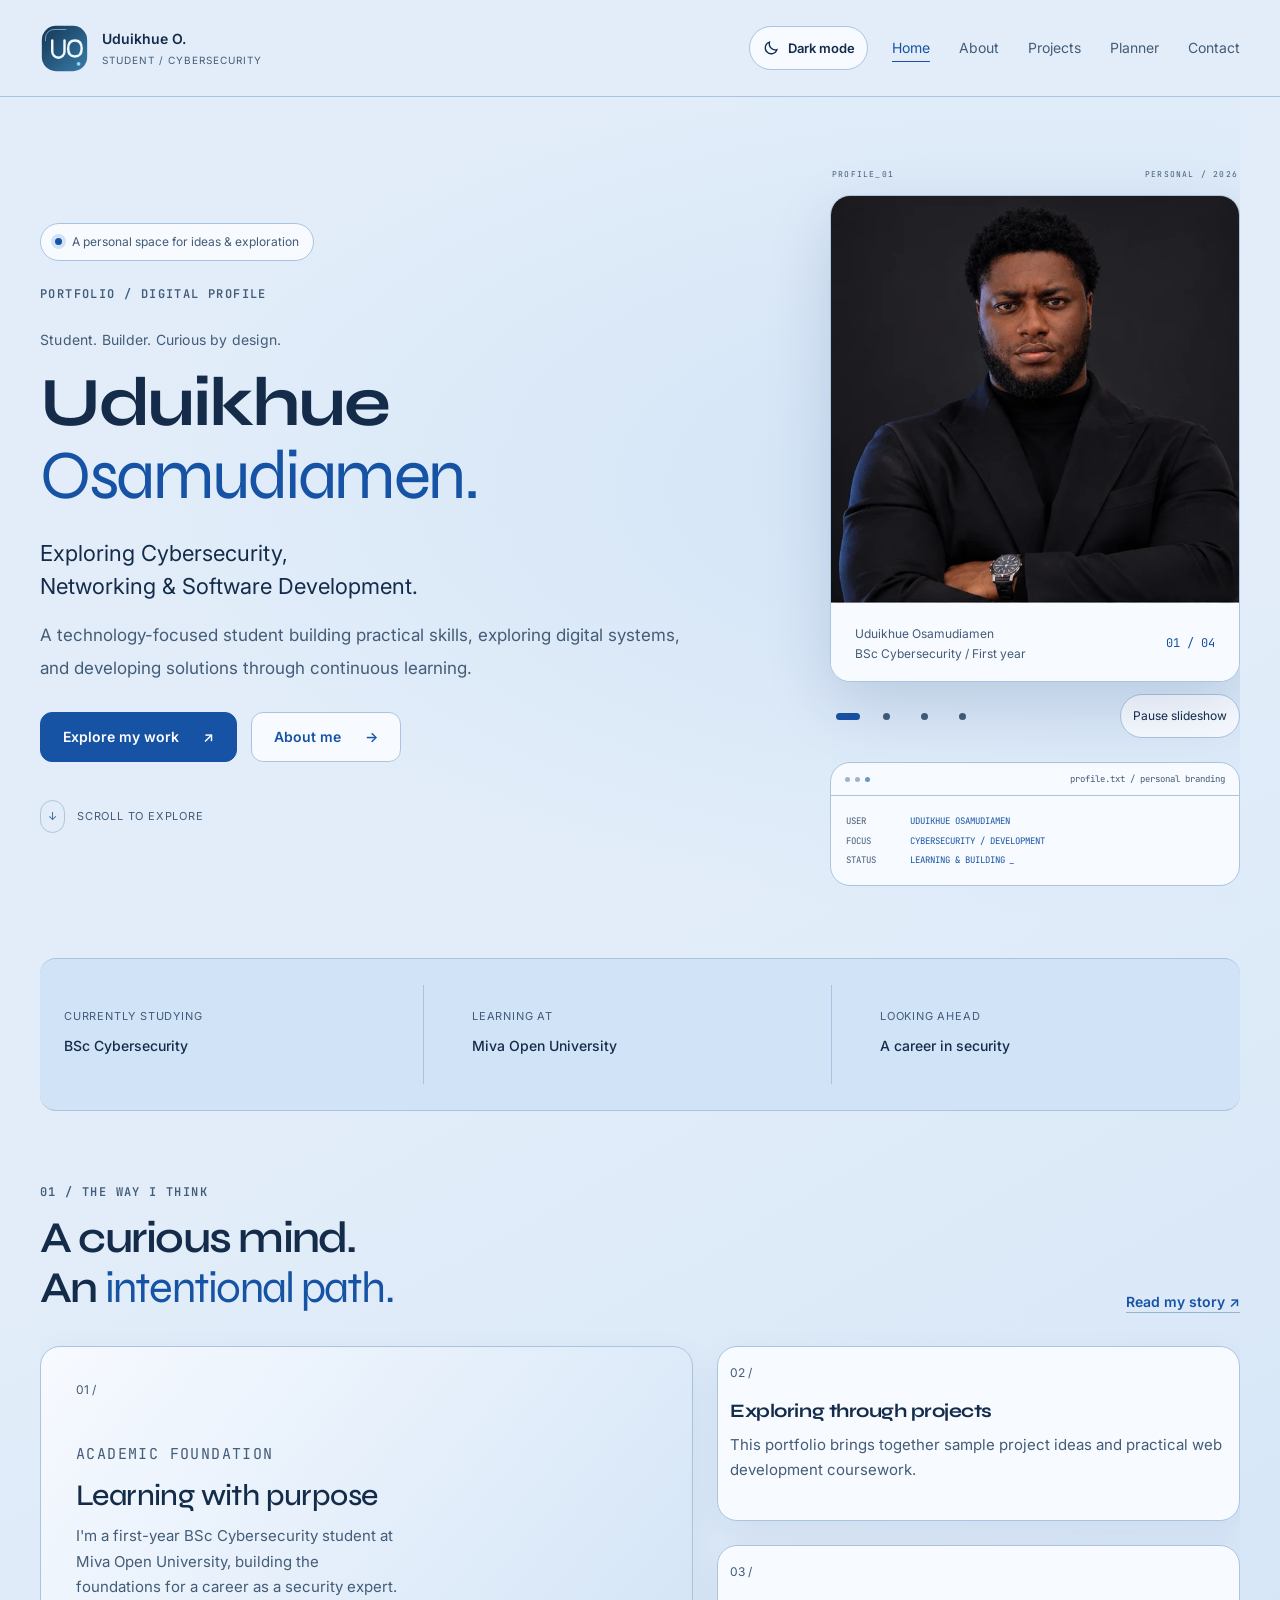
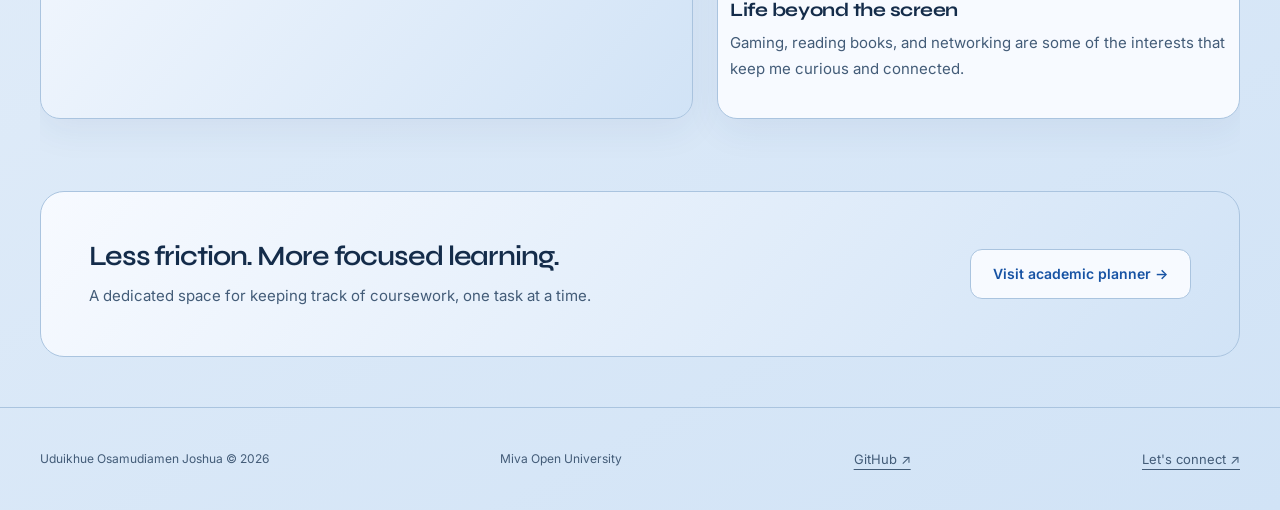
<file: index.html>
<!DOCTYPE html>
<html lang="en">
  <head>
    <meta charset="UTF-8">
    <script src="js/theme.js?v=20261104"></script>
    <meta name="viewport" content="width=device-width, initial-scale=1">
    <meta name="description" content="Meet Uduikhue Osamudiamen Joshua, a cybersecurity student exploring networking and software development.">
    <title>
      Home | Joshua Uduikhue
    </title>
    <link rel="icon" href="assets/favicon.svg?v=20261104" type="image/svg+xml">
    <link rel="canonical" href="https://mylesarc.github.io/uduikhue-portfolio/">
    <meta name="theme-color" content="#d8e7f5">
    <meta property="og:type" content="website">
    <meta property="og:site_name" content="Uduikhue Osamudiamen">
    <meta property="og:title" content="Home | Joshua Uduikhue">
    <meta property="og:description" content="Meet Uduikhue Osamudiamen Joshua, a cybersecurity student exploring networking and software development.">
    <meta property="og:url" content="https://mylesarc.github.io/uduikhue-portfolio/">
    <meta property="og:image" content="https://mylesarc.github.io/uduikhue-portfolio/assets/images/social-preview.png">
    <meta property="og:image:width" content="1200">
    <meta property="og:image:height" content="630">
    <meta property="og:image:alt" content="Uduikhue Osamudiamen — Cybersecurity, Networking and Development">
    <meta name="twitter:card" content="summary_large_image">
    <link rel="stylesheet" href="css/styles.css">
    <link rel="stylesheet" href="css/tech-theme.css?v=20261102b">
    <script src="js/main.js?v=20261102b" defer>
    </script>
    <link rel="stylesheet" href="css/blue-theme.css?v=20261103a">
    <script src="js/section-motion.js?v=20261104c" defer></script>
    <link rel="stylesheet" href="css/branding.css?v=20261104">
  <link rel="stylesheet" href="css/design-system.css?v=20261104">
  <script src="js/portraits.js?v=20261104" defer></script>
<link rel="stylesheet" href="css/portraits.css?v=20261104">
<link rel="stylesheet" href="css/motion.css?v=20261104c">
<link rel="stylesheet" href="css/interactions.css?v=20261104b">
<script src="js/interactions.js?v=20261104" defer></script>
</head>
  <body class="page-home">
    <script src="js/branding.js?v=20261104c"></script>
    <a class="skip" href="#main">
      Skip to content
    </a>
    <header class="site-header">
      <div class="wrap header-inner">
        <a class="brand" href="index.html">
          <span class="brand-mark" aria-hidden="true"><img src="assets/logo.svg" alt="UO monogram" width="49" height="49"></span>
          <span>
            <strong>
              Uduikhue O.
            </strong>
            <small>
              Student / Cybersecurity
            </small>
          </span>
        </a>
        <div class="header-actions">
        <button class="theme-toggle" type="button" hidden aria-label="Switch to dark mode" aria-pressed="false">
          <svg viewBox="0 0 24 24" fill="none" stroke="currentColor" stroke-width="1.7" aria-hidden="true"><path d="M20 14a8 8 0 0 1-10-10 8 8 0 1 0 10 10Z"/></svg><span>Dark mode</span>
        </button>
        <button class="menu-toggle"  type="button" aria-label="Toggle navigation menu" aria-expanded="false" aria-controls="navigation"><span class="hamburger" aria-hidden="true"><span></span><span></span><span></span></span></button>
        </div>
        <nav id="navigation" aria-label="Main navigation">
          <a href="index.html" aria-current="page">
            Home
          </a>
          <a href="about.html">
            About
          </a>
          <a href="projects.html">
            Projects
          </a>
          <a href="planner.html">
            Planner
          </a>
          <a href="contact.html">
            Contact
          </a>
        </nav>
      </div>
    </header>
    <main id="main" class="wrap" tabindex="-1">
      <section class="hero tech-hero" aria-labelledby="hero-title">
        <div class="hero-copy"><div class="hero-pill"><span aria-hidden="true"></span> A personal space for ideas &amp; exploration</div>
          <p class="eyebrow">Portfolio / Digital profile</p>
          <p class="intro-name">Student. Builder. Curious by design.</p>
          <h1 id="hero-title">Uduikhue<br><em>Osamudiamen.</em></h1>
          <p class="hero-statement">Exploring Cybersecurity,<br>Networking &amp; Software Development.</p>
          <p class="hero-description">A technology-focused student building practical skills, exploring digital systems, and developing solutions through continuous learning.</p>
          <div class="actions">
            <a class="button" href="projects.html">Explore my work <span aria-hidden="true">&nearr;</span></a>
            <a class="button secondary" href="about.html">About me <span aria-hidden="true">&rarr;</span></a>
          </div>
          <a class="scroll-cue" href="#profile-overview"><span aria-hidden="true">&darr;</span> Scroll to explore</a>
        </div>
        <div class="hero-visual portrait-hero-wrap">
          <div class="portrait-coordinate" aria-hidden="true">PROFILE_01 <span>PERSONAL / 2026</span></div>
          <figure class="portrait-photo hero-portrait portrait-carousel" aria-label="Portrait collection">
<div class="portrait-stage"><img class="portrait-slide is-active" src="assets/images/portraits/formal-studio.webp" srcset="assets/images/portraits/formal-studio-320.webp 320w, assets/images/portraits/formal-studio.webp 627w" sizes="(max-width:700px) 90vw, 460px" alt="Portrait of Uduikhue Osamudiamen Joshua in a black blazer, arms folded." width="627" height="627" fetchpriority="high" decoding="async" aria-hidden="false"><img class="portrait-slide" src="assets/images/portraits/creative-tech.webp" srcset="assets/images/portraits/creative-tech-320.webp 320w, assets/images/portraits/creative-tech.webp 627w" sizes="(max-width:700px) 90vw, 460px" alt="Portrait of Joshua in a dark hoodie with blue lighting." width="627" height="627" loading="lazy" decoding="async" aria-hidden="true"><img class="portrait-slide" src="assets/images/portraits/urban-professional.webp" srcset="assets/images/portraits/urban-professional-320.webp 320w, assets/images/portraits/urban-professional.webp 627w" sizes="(max-width:700px) 90vw, 460px" alt="Portrait of Joshua wearing a dark jacket and headphones." width="627" height="627" loading="lazy" decoding="async" aria-hidden="true"><img class="portrait-slide" src="assets/images/portraits/executive-office.webp" srcset="assets/images/portraits/executive-office-320.webp 320w, assets/images/portraits/executive-office.webp 627w" sizes="(max-width:700px) 90vw, 460px" alt="Portrait of Joshua seated in an office wearing a shirt and tie." width="627" height="627" loading="lazy" decoding="async" aria-hidden="true"></div><figcaption><div><span>Uduikhue Osamudiamen</span><small>BSc Cybersecurity / First year</small></div><span class="portrait-counter" aria-hidden="true">01 / 04</span></figcaption></figure><div class="portrait-controls" hidden><div class="portrait-dots" role="group" aria-label="Choose a portrait"><button type="button" class="portrait-dot" aria-label="Show studio portrait" aria-pressed="true" data-slide="0"><span></span></button><button type="button" class="portrait-dot" aria-label="Show creative portrait" aria-pressed="false" data-slide="1"><span></span></button><button type="button" class="portrait-dot" aria-label="Show everyday portrait" aria-pressed="false" data-slide="2"><span></span></button><button type="button" class="portrait-dot" aria-label="Show office portrait" aria-pressed="false" data-slide="3"><span></span></button></div><button class="portrait-pause" type="button">Pause slideshow</button><span class="sr-only portrait-announcement" aria-live="polite"></span></div>
          <section class="identity-terminal" aria-label="Personal branding profile">
            <div class="terminal-bar"><span aria-hidden="true"><i></i><i></i><i></i></span><small>profile.txt / personal branding</small></div>
            <dl><div><dt>USER</dt><dd>UDUIKHUE OSAMUDIAMEN</dd></div><div><dt>FOCUS</dt><dd>CYBERSECURITY / DEVELOPMENT</dd></div><div><dt>STATUS</dt><dd>LEARNING &amp; BUILDING<span class="terminal-cursor" aria-hidden="true">_</span></dd></div></dl>
          </section>
        </div>
      </section>
      <div class="meta-strip" id="profile-overview">
        <div>
          <small>
            Currently studying
          </small>
          <strong>
            BSc Cybersecurity
          </strong>
        </div>
        <div>
          <small>
            Learning at
          </small>
          <strong>
            Miva Open University
          </strong>
        </div>
        <div>
          <small>
            Looking ahead
          </small>
          <strong>
            A career in security
          </strong>
        </div>
      </div>
      <section class="section home-explore">
        <div class="section-heading">
          <div>
            <p class="eyebrow">
              01 / The way I think
            </p>
            <h2>
              A curious mind.
              <br>
              An
              <em>
                intentional path.
              </em>
            </h2>
          </div>
          <a class="text-link" href="about.html">
            Read my story
            &nearr;
          </a>
        </div>
        <div class="cards home-bento">
          <article class="card">
            <div class="card-body">
              <div class="card-number">
                01 /
              </div>
              <p class="tile-label">Academic foundation</p>
              <h3>
                Learning with purpose
              </h3>
              <p>
                I'm a first-year BSc Cybersecurity student at Miva Open University, building the foundations for a career as a security expert.
              </p>
            </div>
          </article>
          <article class="card">
            <div class="card-body">
              <div class="card-number">
                02 /
              </div>
              <h3>
                Exploring through projects
              </h3>
              <p>
                This portfolio brings together sample project ideas and practical web development coursework.
              </p>
            </div>
          </article>
          <article class="card">
            <div class="card-body">
              <div class="card-number">
                03 /
              </div>
              <h3>
                Life beyond the screen
              </h3>
              <p>
                Gaming, reading books, and networking are some of the interests that keep me curious and connected.
              </p>
            </div>
          </article>
        </div>
      </section>
      <aside class="callout bottom-space">
        <div>
          <h2>
            Less friction. More focused learning.
          </h2>
          <p>
            A dedicated space for keeping track of coursework, one task at a time.
          </p>
        </div>
        <a class="button" href="planner.html">
          Visit academic planner
          &rarr;
        </a>
      </aside>
    </main>
    <footer class="site-footer">
      <div class="wrap footer-inner">
        <span>
          Uduikhue Osamudiamen Joshua
          &copy;
          2026
        </span>
        <span>
          Miva Open University
        </span>
        <a href="https://github.com/Mylesarc/uduikhue-portfolio" aria-label="View portfolio source on GitHub">GitHub &nearr;</a>
        <a href="contact.html">
          Let's connect
          &nearr;
        </a>
      </div>
    </footer>
  </body>
</html>
</file>
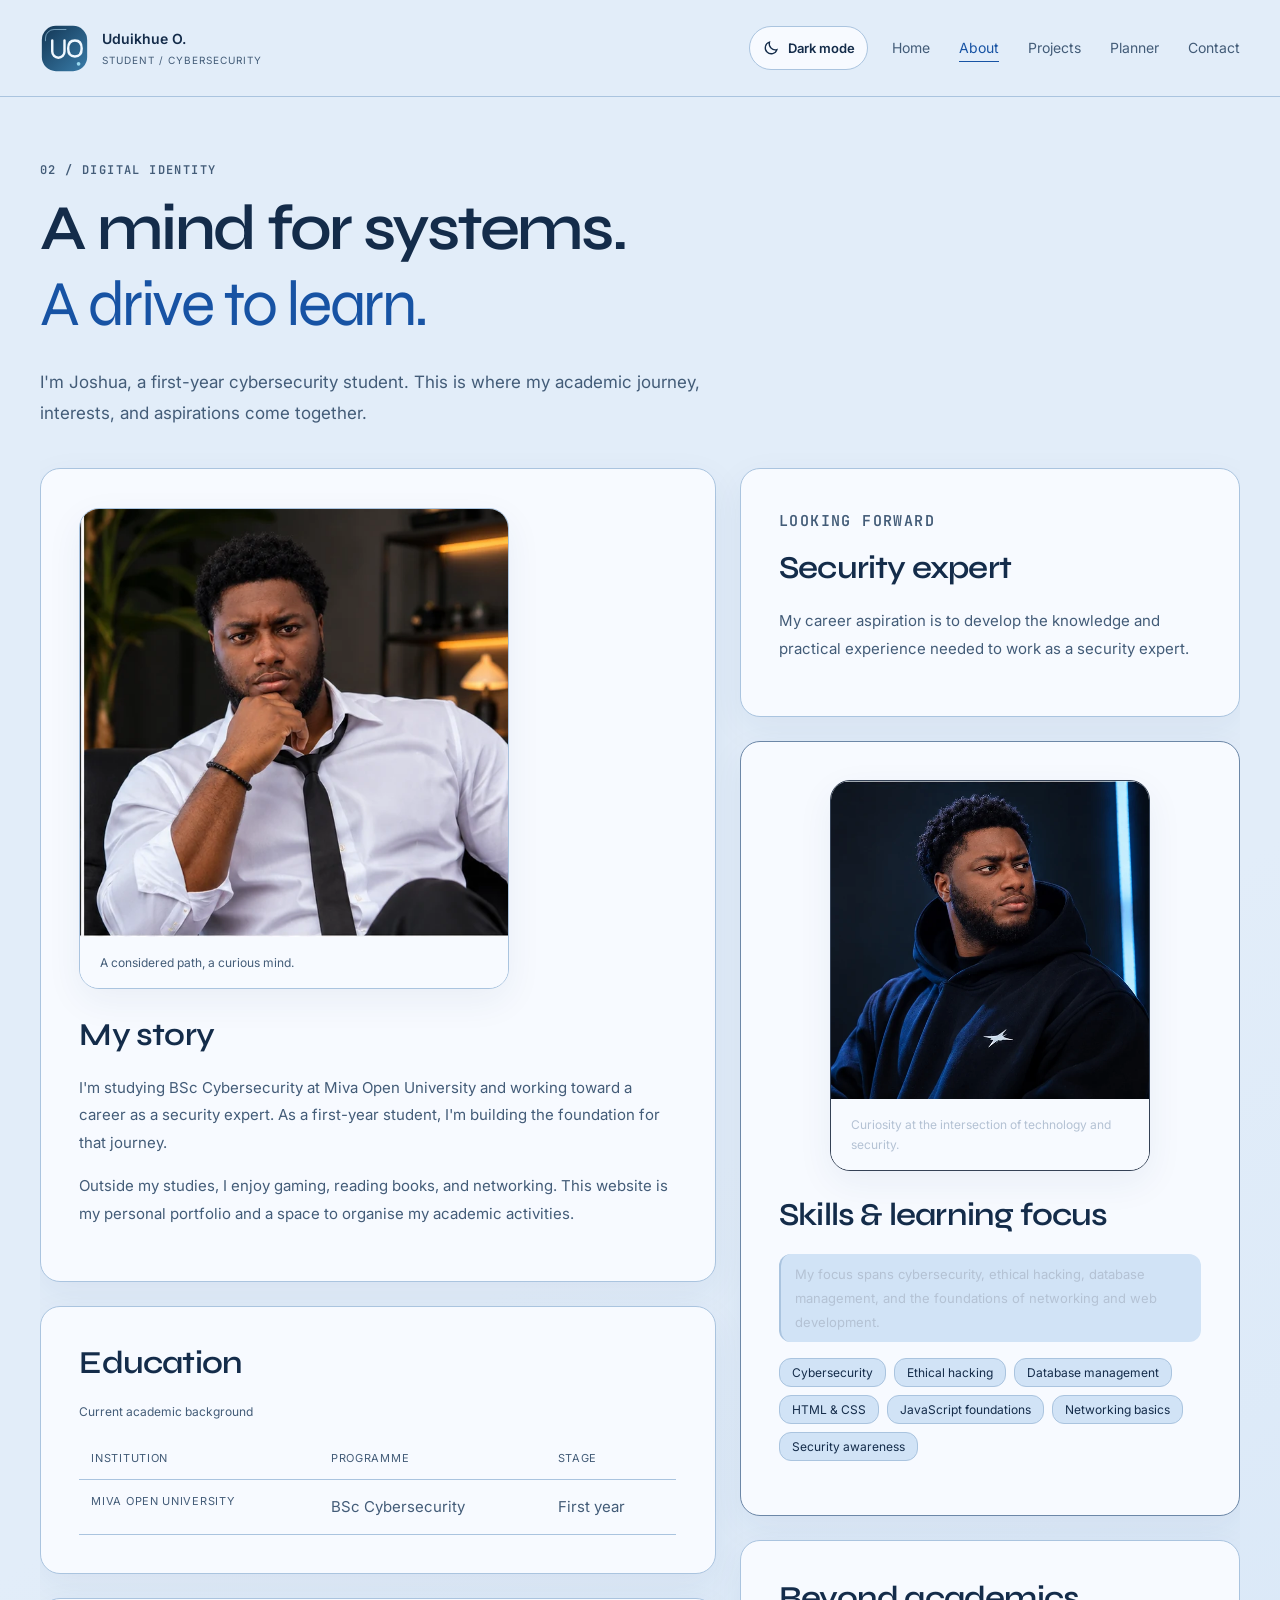
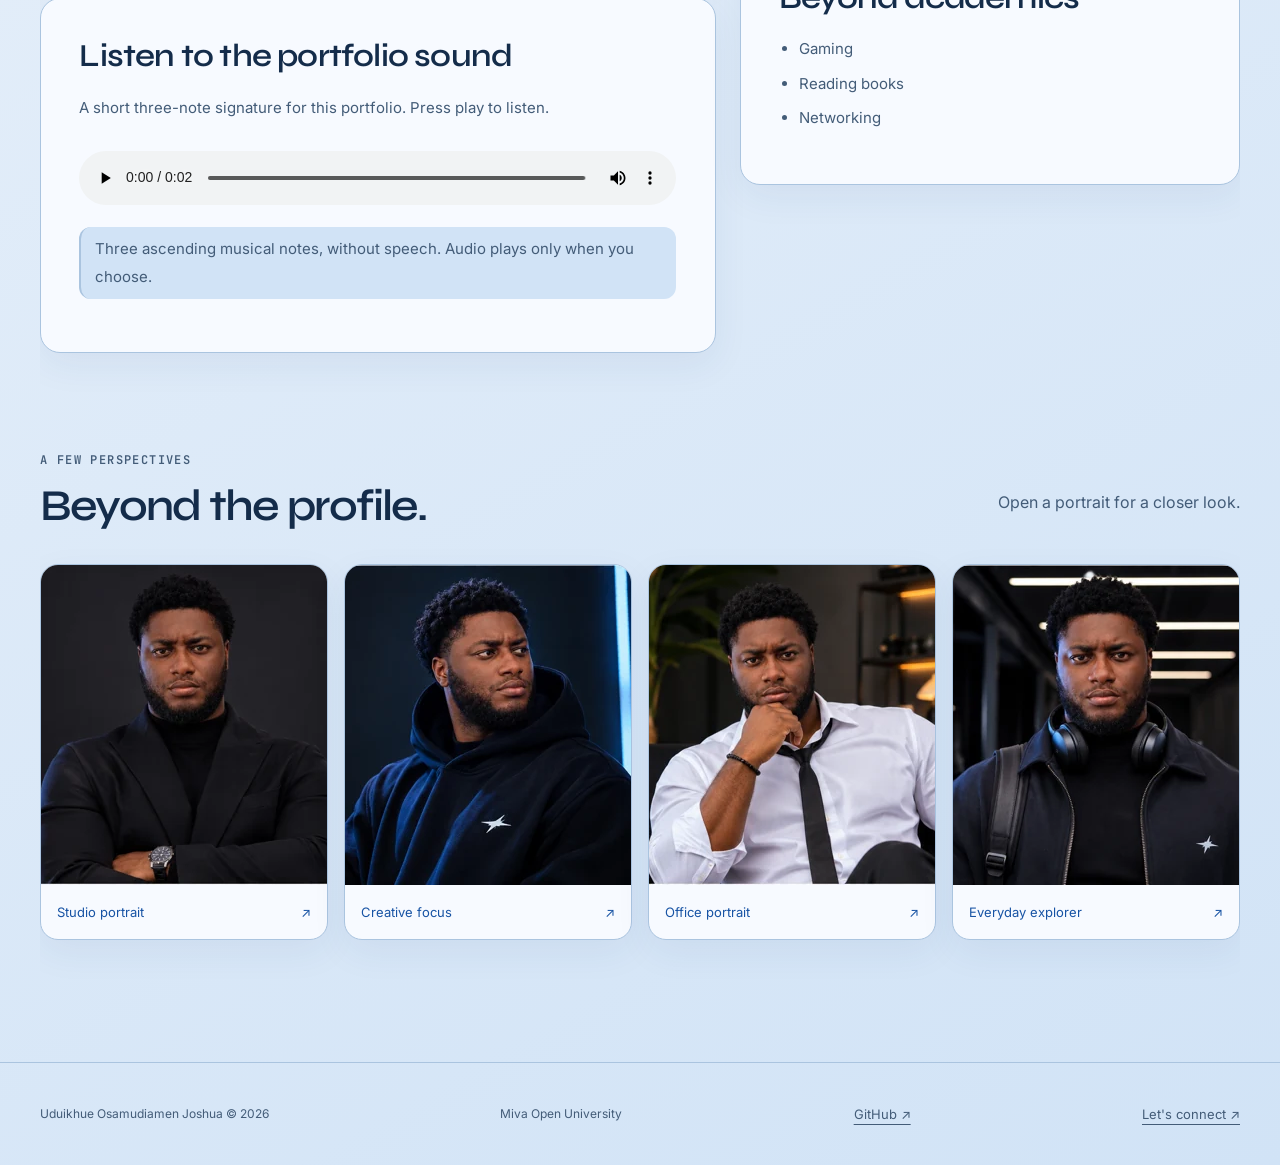
<file: about.html>
<!DOCTYPE html>
<html lang="en">
  <head>
    <meta charset="UTF-8">
    <script src="js/theme.js?v=20261104"></script>
    <meta name="viewport" content="width=device-width, initial-scale=1">
    <meta name="description" content="Explore Joshua’s academic background, interests, and path toward a career in cybersecurity.">
    <title>
      About | Joshua Uduikhue
    </title>
    <link rel="icon" href="assets/favicon.svg?v=20261104" type="image/svg+xml">
    <link rel="canonical" href="https://mylesarc.github.io/uduikhue-portfolio/about.html">
    <meta name="theme-color" content="#d8e7f5">
    <meta property="og:type" content="website">
    <meta property="og:site_name" content="Uduikhue Osamudiamen">
    <meta property="og:title" content="About | Joshua Uduikhue">
    <meta property="og:description" content="Explore Joshua’s academic background, interests, and path toward a career in cybersecurity.">
    <meta property="og:url" content="https://mylesarc.github.io/uduikhue-portfolio/about.html">
    <meta property="og:image" content="https://mylesarc.github.io/uduikhue-portfolio/assets/images/social-preview.png">
    <meta property="og:image:width" content="1200">
    <meta property="og:image:height" content="630">
    <meta property="og:image:alt" content="Uduikhue Osamudiamen — Cybersecurity, Networking and Development">
    <meta name="twitter:card" content="summary_large_image">
    <link rel="stylesheet" href="css/styles.css">
    <link rel="stylesheet" href="css/tech-theme.css?v=20261102b">
    <script src="js/main.js?v=20261102b" defer>
    </script>
    <link rel="stylesheet" href="css/blue-theme.css?v=20261103a">
    <script src="js/section-motion.js?v=20261104c" defer></script>
    <link rel="stylesheet" href="css/branding.css?v=20261104">
  <link rel="stylesheet" href="css/design-system.css?v=20261104">
  <link rel="stylesheet" href="css/portraits.css?v=20261104">
<link rel="stylesheet" href="css/motion.css?v=20261104c">
<link rel="stylesheet" href="css/interactions.css?v=20261104b">
<script src="js/interactions.js?v=20261104" defer></script>
</head>
  <body class="page-about">
    <script src="js/branding.js?v=20261104c"></script>
    <a class="skip" href="#main">
      Skip to content
    </a>
    <header class="site-header">
      <div class="wrap header-inner">
        <a class="brand" href="index.html">
          <span class="brand-mark" aria-hidden="true"><img src="assets/logo.svg" alt="UO monogram" width="49" height="49"></span>
          <span>
            <strong>
              Uduikhue O.
            </strong>
            <small>
              Student / Cybersecurity
            </small>
          </span>
        </a>
        <div class="header-actions">
        <button class="theme-toggle" type="button" hidden aria-label="Switch to dark mode" aria-pressed="false">
          <svg viewBox="0 0 24 24" fill="none" stroke="currentColor" stroke-width="1.7" aria-hidden="true"><path d="M20 14a8 8 0 0 1-10-10 8 8 0 1 0 10 10Z"/></svg><span>Dark mode</span>
        </button>
        <button class="menu-toggle"  type="button" aria-label="Toggle navigation menu" aria-expanded="false" aria-controls="navigation"><span class="hamburger" aria-hidden="true"><span></span><span></span><span></span></span></button>
        </div>
        <nav id="navigation" aria-label="Main navigation">
          <a href="index.html">
            Home
          </a>
          <a href="about.html" aria-current="page">
            About
          </a>
          <a href="projects.html">
            Projects
          </a>
          <a href="planner.html">
            Planner
          </a>
          <a href="contact.html">
            Contact
          </a>
        </nav>
      </div>
    </header>
    <main id="main" class="wrap" tabindex="-1">
      <section class="page-intro">
        <p class="eyebrow">
          02 / Digital identity
        </p>
        <h1>
          A mind for systems.
          <br>
          <em>
            A drive to learn.
          </em>
        </h1>
        <p class="lead">
          I'm Joshua, a first-year cybersecurity student. This is where my academic journey, interests, and aspirations come together.
        </p>
      </section>
      <div class="two-column bottom-space">
        <div>
          <section class="panel biography-panel">
<figure class="portrait-photo portrait-reveal">
  <img src="assets/images/portraits/executive-office.webp" srcset="assets/images/portraits/executive-office-320.webp 320w, assets/images/portraits/executive-office.webp 627w" sizes="(max-width: 700px) 85vw, (max-width: 1000px) 35vw, 430px" alt="Portrait of Joshua seated in an office, wearing a white shirt and dark tie." width="627" height="627" loading="lazy" decoding="async">
  <figcaption>A considered path, a curious mind.</figcaption>
</figure>
            <h2>
              My story
            </h2>
            <p>
              I'm studying BSc Cybersecurity at Miva Open University and working toward a career as a security expert. As a first-year student, I'm building the foundation for that journey.
            </p>
            <p>
              Outside my studies, I enjoy gaming, reading books, and networking. This website is my personal portfolio and a space to organise my academic activities.
            </p>
          </section>
          <section class="panel">
            <h2>
              Education
            </h2>
            <div class="table-wrap">
              <table>
                <caption>
                  Current academic background
                </caption>
                <thead>
                  <tr>
                    <th scope="col">
                      Institution
                    </th>
                    <th scope="col">
                      Programme
                    </th>
                    <th scope="col">
                      Stage
                    </th>
                  </tr>
                </thead>
                <tbody>
                  <tr>
                    <th scope="row">
                      Miva Open University
                    </th>
                    <td>
                      BSc Cybersecurity
                    </td>
                    <td>
                      First year
                    </td>
                  </tr>
                </tbody>
              </table>
            </div>
          </section>
          <section class="panel">
            <h2>
              Listen to the portfolio sound
            </h2>
            <p>
              A short three-note signature for this portfolio. Press play to listen.
            </p>
            <audio aria-label="Original three-note portfolio audio sample" controls preload="metadata">
              <source src="assets/media/portfolio-chime.wav" type="audio/wav">
              Your browser does not support audio.
              <a href="assets/media/portfolio-chime.wav">
                Download the audio sample
              </a>
              .
            </audio>
            <p class="note">
              Three ascending musical notes, without speech. Audio plays only when you choose.
            </p>
          </section>
        </div>
        <aside>
          <section class="panel">
            <p class="eyebrow">
              Looking forward
            </p>
            <h2>
              Security expert
            </h2>
            <p>
              My career aspiration is to develop the knowledge and practical experience needed to work as a security expert.
            </p>
          </section>
          <section class="panel skills-panel">
<figure class="portrait-photo portrait-reveal">
  <img src="assets/images/portraits/creative-tech.webp" srcset="assets/images/portraits/creative-tech-320.webp 320w, assets/images/portraits/creative-tech.webp 627w" sizes="(max-width: 700px) 85vw, (max-width: 1000px) 35vw, 430px" alt="Portrait of Joshua in a dark hoodie with subtle blue lighting." width="627" height="627" loading="lazy" decoding="async">
  <figcaption>Curiosity at the intersection of technology and security.</figcaption>
</figure>
            <h2>
              Skills &amp; learning focus
            </h2>
            <p class="note">
              My focus spans cybersecurity, ethical hacking, database management, and the foundations of networking and web development.
            </p>
            <ul class="skill-list">
              <li>Cybersecurity</li>
              <li>Ethical hacking</li>
              <li>Database management</li>
              <li>
                HTML
                &
                CSS
              </li>
              <li>
                JavaScript foundations
              </li>
              <li>
                Networking basics
              </li>
              <li>
                Security awareness
              </li>
            </ul>
          </section>
          <section class="panel">
            <h2>
              Beyond academics
            </h2>
            <ul class="plain-list">
              <li>
                Gaming
              </li>
              <li>
                Reading books
              </li>
              <li>
                Networking
              </li>
            </ul>
          </section>
        </aside>
      </div>
    <section class="portrait-gallery" aria-labelledby="gallery-title"><div class="section-heading"><div><p class="eyebrow">A few perspectives</p><h2 id="gallery-title">Beyond the profile.</h2></div><p>Open a portrait for a closer look.</p></div><div class="gallery-grid"><a class="gallery-item" href="assets/images/portraits/formal-studio.webp" data-caption="Studio portrait"><img src="assets/images/portraits/formal-studio-320.webp" alt="Joshua in a black blazer with arms folded." width="320" height="320" loading="lazy" decoding="async"><span>Studio portrait<span aria-hidden="true"> &nearr;</span></span></a><a class="gallery-item" href="assets/images/portraits/creative-tech.webp" data-caption="Creative focus"><img src="assets/images/portraits/creative-tech-320.webp" alt="Joshua wearing a dark hoodie with blue lighting." width="320" height="320" loading="lazy" decoding="async"><span>Creative focus<span aria-hidden="true"> &nearr;</span></span></a><a class="gallery-item" href="assets/images/portraits/executive-office.webp" data-caption="Office portrait"><img src="assets/images/portraits/executive-office-320.webp" alt="Joshua seated in an office wearing a white shirt and tie." width="320" height="320" loading="lazy" decoding="async"><span>Office portrait<span aria-hidden="true"> &nearr;</span></span></a><a class="gallery-item" href="assets/images/portraits/urban-professional.webp" data-caption="Everyday explorer"><img src="assets/images/portraits/urban-professional-320.webp" alt="Joshua wearing a dark jacket and headphones." width="320" height="320" loading="lazy" decoding="async"><span>Everyday explorer<span aria-hidden="true"> &nearr;</span></span></a></div></section>
</main>
    <footer class="site-footer">
      <div class="wrap footer-inner">
        <span>
          Uduikhue Osamudiamen Joshua
          &copy;
          2026
        </span>
        <span>
          Miva Open University
        </span>
        <a href="https://github.com/Mylesarc/uduikhue-portfolio" aria-label="View portfolio source on GitHub">GitHub &nearr;</a>
        <a href="contact.html">
          Let's connect
          &nearr;
        </a>
      </div>
    </footer>
  </body>
</html>
</file>
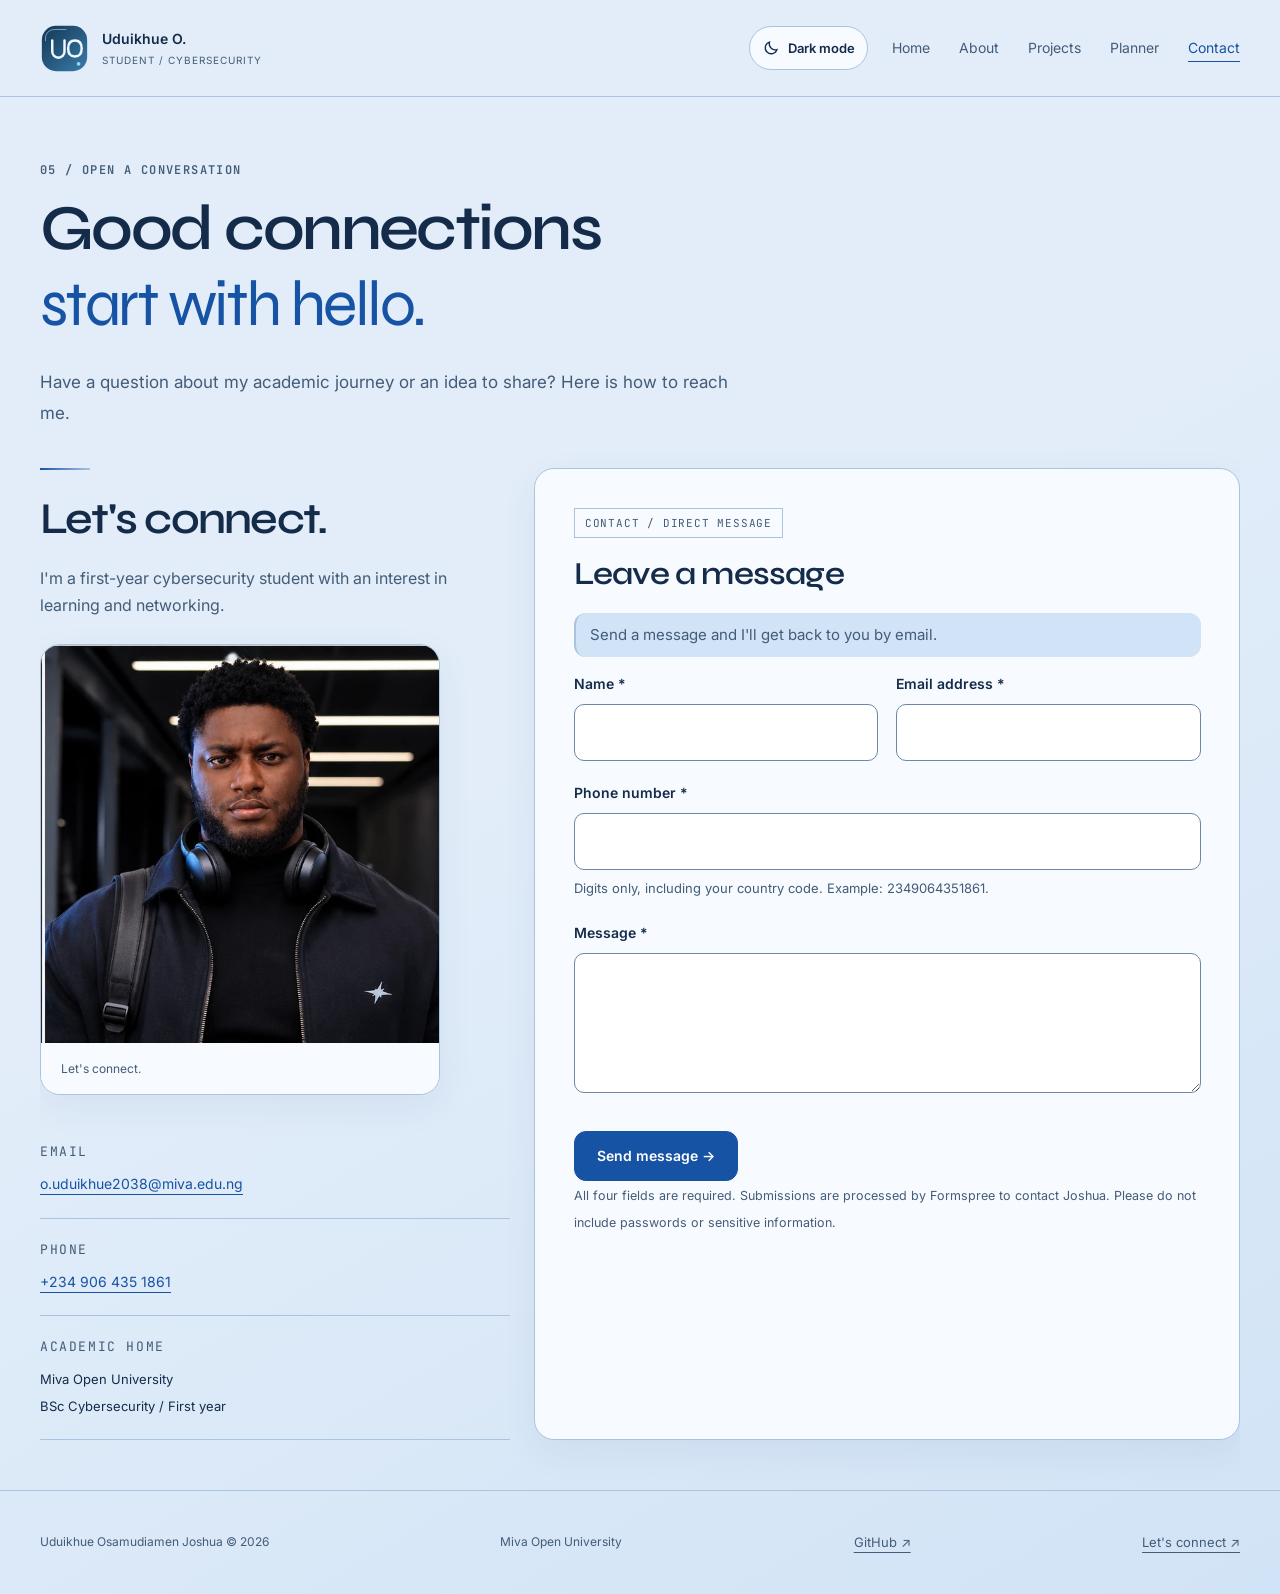
<file: contact.html>
<!DOCTYPE html>
<html lang="en">
  <head>
    <meta charset="UTF-8">
    <script src="js/theme.js?v=20261104"></script>
    <meta name="viewport" content="width=device-width, initial-scale=1">
    <meta name="description" content="Contact Uduikhue Osamudiamen Joshua about learning, technology, and collaboration.">
    <title>
      Contact | Joshua Uduikhue
    </title>
    <link rel="icon" href="assets/favicon.svg?v=20261104" type="image/svg+xml">
    <link rel="canonical" href="https://mylesarc.github.io/uduikhue-portfolio/contact.html">
    <meta name="theme-color" content="#d8e7f5">
    <meta property="og:type" content="website">
    <meta property="og:site_name" content="Uduikhue Osamudiamen">
    <meta property="og:title" content="Contact | Joshua Uduikhue">
    <meta property="og:description" content="Contact Uduikhue Osamudiamen Joshua about learning, technology, and collaboration.">
    <meta property="og:url" content="https://mylesarc.github.io/uduikhue-portfolio/contact.html">
    <meta property="og:image" content="https://mylesarc.github.io/uduikhue-portfolio/assets/images/social-preview.png">
    <meta property="og:image:width" content="1200">
    <meta property="og:image:height" content="630">
    <meta property="og:image:alt" content="Uduikhue Osamudiamen — Cybersecurity, Networking and Development">
    <meta name="twitter:card" content="summary_large_image">
    <link rel="stylesheet" href="css/styles.css">
    <link rel="stylesheet" href="css/tech-theme.css?v=20261102b">
    <script src="js/main.js?v=20261102b" defer>
    </script>
    <script src="js/contact.js?v=20261102b" defer>
    </script>
    <link rel="stylesheet" href="css/blue-theme.css?v=20261103a">
    <script src="js/section-motion.js?v=20261104c" defer></script>
    <link rel="stylesheet" href="css/branding.css?v=20261104">
  <link rel="stylesheet" href="css/design-system.css?v=20261104">
  <link rel="stylesheet" href="css/portraits.css?v=20261104">
<link rel="stylesheet" href="css/motion.css?v=20261104c">
<link rel="stylesheet" href="css/interactions.css?v=20261104b">
<script src="js/interactions.js?v=20261104" defer></script>
</head>
  <body class="page-contact">
    <script src="js/branding.js?v=20261104c"></script>
    <a class="skip" href="#main">
      Skip to content
    </a>
    <header class="site-header">
      <div class="wrap header-inner">
        <a class="brand" href="index.html">
          <span class="brand-mark" aria-hidden="true"><img src="assets/logo.svg" alt="UO monogram" width="49" height="49"></span>
          <span>
            <strong>
              Uduikhue O.
            </strong>
            <small>
              Student / Cybersecurity
            </small>
          </span>
        </a>
        <div class="header-actions">
        <button class="theme-toggle" type="button" hidden aria-label="Switch to dark mode" aria-pressed="false">
          <svg viewBox="0 0 24 24" fill="none" stroke="currentColor" stroke-width="1.7" aria-hidden="true"><path d="M20 14a8 8 0 0 1-10-10 8 8 0 1 0 10 10Z"/></svg><span>Dark mode</span>
        </button>
        <button class="menu-toggle"  type="button" aria-label="Toggle navigation menu" aria-expanded="false" aria-controls="navigation"><span class="hamburger" aria-hidden="true"><span></span><span></span><span></span></span></button>
        </div>
        <nav id="navigation" aria-label="Main navigation">
          <a href="index.html">
            Home
          </a>
          <a href="about.html">
            About
          </a>
          <a href="projects.html">
            Projects
          </a>
          <a href="planner.html">
            Planner
          </a>
          <a href="contact.html" aria-current="page">
            Contact
          </a>
        </nav>
      </div>
    </header>
    <main id="main" class="wrap" tabindex="-1">
      <section class="page-intro">
        <p class="eyebrow">
          05 / Open a conversation
        </p>
        <h1>
          Good connections
          <br>
          <em>
            start with hello.
          </em>
        </h1>
        <p class="lead">
          Have a question about my academic journey or an idea to share? Here is how to reach me.
        </p>
      </section>
      <div class="contact-layout bottom-space">
        <section class="panel contact-message" aria-labelledby="message-heading">
          <span class="phase-label">
            Contact / Direct message
          </span>
          <h2 id="message-heading">
            Leave a message
          </h2>
          <p class="note">
            Send a message and I'll get back to you by email.
          </p>
          <noscript>
            <p class="note">
              Enable JavaScript to send this form. You can still contact me using the email link.
            </p>
          </noscript>
          <form class="contact-form" id="contact-form" data-endpoint="https://formspree.io/f/xbggplwb" novalidate>
            <div class="form-grid">
              <div class="field">
                <label for="name">
                  Name
                  <span aria-hidden="true">
                    *
                  </span>
                </label>
                <input id="name" name="name" aria-describedby="name-error" autocomplete="name" required maxlength="100">
                <p class="field-error" id="name-error" aria-live="polite"></p>
              </div>
              <div class="field">
                <label for="email">
                  Email address
                  <span aria-hidden="true">
                    *
                  </span>
                </label>
                <input id="email" name="email" aria-describedby="email-error" type="email" autocomplete="email" required maxlength="254">
                <p class="field-error" id="email-error" aria-live="polite"></p>
              </div>
            </div>
            <div class="field">
              <label for="phone">
                Phone number
                <span aria-hidden="true">
                  *
                </span>
              </label>
              <input id="phone" name="phone" type="tel" autocomplete="tel" inputmode="numeric" pattern="[0-9]+" aria-describedby="phone-hint phone-error" required>
              <small id="phone-hint">
                Digits only, including your country code. Example: 2349064351861.
              </small>
              <p class="field-error" id="phone-error" aria-live="polite"></p>
            </div>
            <div class="field">
              <label for="message">
                Message
                <span aria-hidden="true">
                  *
                </span>
              </label>
              <textarea id="message" name="message" aria-describedby="message-error" required maxlength="3000"></textarea>
              <p class="field-error" id="message-error" aria-live="polite"></p>
            </div>
            <button type="submit" class="button" disabled>
              Send message
              &rarr;
            </button>
            <p id="contact-status" class="form-status" role="status" aria-live="polite" tabindex="-1"></p>
            <p>
              <small>
                All four fields are required. Submissions are processed by Formspree to contact Joshua. Please do not include passwords or sensitive information.
              </small>
            </p>
          </form>
        </section>
        <section class="contact-details" aria-labelledby="connect-heading">
          <div class="accent-rule">
          </div>
          <h2 id="connect-heading">
            Let's connect.
          </h2>
          <p>
            I'm a first-year cybersecurity student with an interest in learning and networking.
          </p>
<figure class="portrait-photo portrait-reveal">
  <img src="assets/images/portraits/urban-professional.webp" srcset="assets/images/portraits/urban-professional-320.webp 320w, assets/images/portraits/urban-professional.webp 627w" sizes="(max-width: 700px) 85vw, (max-width: 1000px) 35vw, 430px" alt="Portrait of Joshua in a dark jacket with headphones around his neck." width="627" height="627" loading="lazy" decoding="async">
  <figcaption>Let's connect.</figcaption>
</figure>
          <div class="contact-item">
            <small>
              Email
            </small>
            <a href="mailto:o.uduikhue2038@miva.edu.ng">
              o.uduikhue2038@miva.edu.ng
            </a>
          </div>
          <div class="contact-item">
            <small>
              Phone
            </small>
            <a href="tel:+2349064351861">
              +234 906 435 1861
            </a>
          </div>
          <div class="contact-item">
            <small>
              Academic home
            </small>
            <span>
              Miva Open University
              <br>
              BSc Cybersecurity / First year
            </span>
          </div>
        </section>
      </div>
    </main>
    <footer class="site-footer">
      <div class="wrap footer-inner">
        <span>
          Uduikhue Osamudiamen Joshua
          &copy;
          2026
        </span>
        <span>
          Miva Open University
        </span>
        <a href="https://github.com/Mylesarc/uduikhue-portfolio" aria-label="View portfolio source on GitHub">GitHub &nearr;</a>
        <a href="contact.html">
          Let's connect
          &nearr;
        </a>
      </div>
    </footer>
  </body>
</html>
</file>
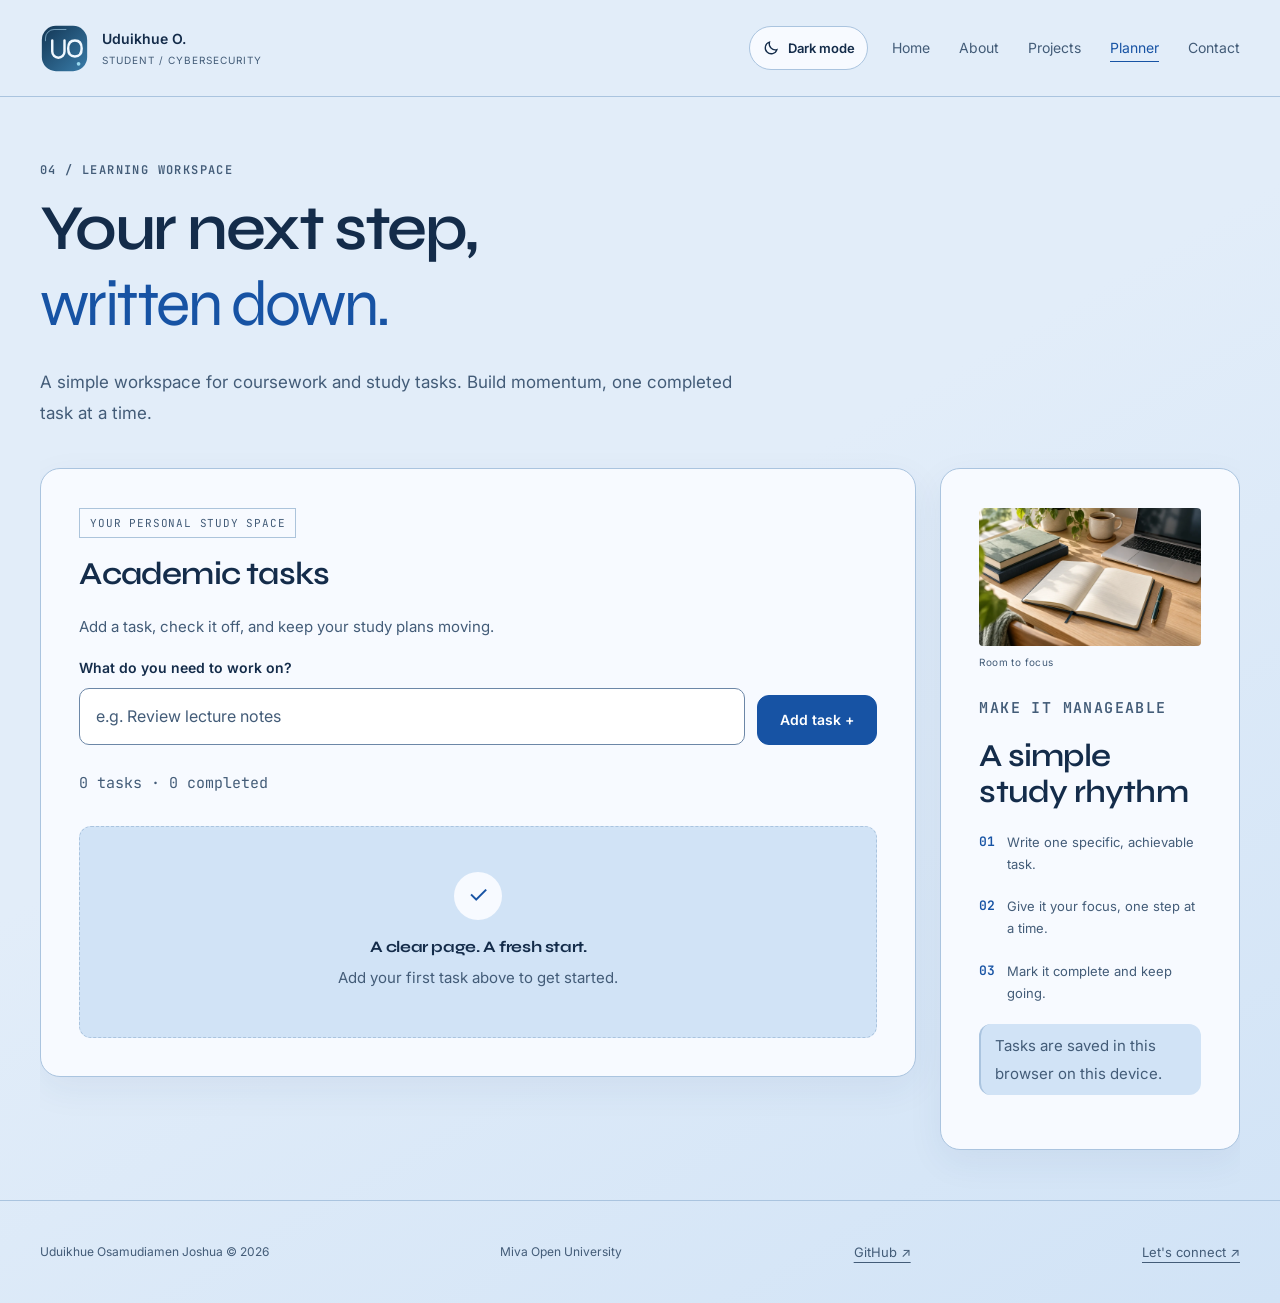
<file: planner.html>
<!DOCTYPE html>
<html lang="en">
  <head>
    <meta charset="UTF-8">
    <script src="js/theme.js?v=20261104"></script>
    <meta name="viewport" content="width=device-width, initial-scale=1">
    <meta name="description" content="Organise coursework with a browser-based study planner. Add, complete, and save tasks on your device.">
    <title>
      Academic planner | Joshua Uduikhue
    </title>
    <link rel="icon" href="assets/favicon.svg?v=20261104" type="image/svg+xml">
    <link rel="canonical" href="https://mylesarc.github.io/uduikhue-portfolio/planner.html">
    <meta name="theme-color" content="#d8e7f5">
    <meta property="og:type" content="website">
    <meta property="og:site_name" content="Uduikhue Osamudiamen">
    <meta property="og:title" content="Academic planner | Joshua Uduikhue">
    <meta property="og:description" content="Organise coursework with a browser-based study planner. Add, complete, and save tasks on your device.">
    <meta property="og:url" content="https://mylesarc.github.io/uduikhue-portfolio/planner.html">
    <meta property="og:image" content="https://mylesarc.github.io/uduikhue-portfolio/assets/images/social-preview.png">
    <meta property="og:image:width" content="1200">
    <meta property="og:image:height" content="630">
    <meta property="og:image:alt" content="Uduikhue Osamudiamen — Cybersecurity, Networking and Development">
    <meta name="twitter:card" content="summary_large_image">
    <link rel="stylesheet" href="css/styles.css">
    <link rel="stylesheet" href="css/tech-theme.css?v=20261102b">
    <script src="js/main.js?v=20261102b" defer>
    </script>
    <script src="js/planner.js" defer>
    </script>
    <link rel="stylesheet" href="css/blue-theme.css?v=20261103a">
    <script src="js/section-motion.js?v=20261104c" defer></script>
    <link rel="stylesheet" href="css/branding.css?v=20261104">
  <link rel="stylesheet" href="css/design-system.css?v=20261104">
  <link rel="stylesheet" href="css/portraits.css?v=20261104">
<link rel="stylesheet" href="css/motion.css?v=20261104c">
<link rel="stylesheet" href="css/interactions.css?v=20261104b">
<script src="js/interactions.js?v=20261104" defer></script>
</head>
  <body class="page-planner">
    <script src="js/branding.js?v=20261104c"></script>
    <a class="skip" href="#main">
      Skip to content
    </a>
    <header class="site-header">
      <div class="wrap header-inner">
        <a class="brand" href="index.html">
          <span class="brand-mark" aria-hidden="true"><img src="assets/logo.svg" alt="UO monogram" width="49" height="49"></span>
          <span>
            <strong>
              Uduikhue O.
            </strong>
            <small>
              Student / Cybersecurity
            </small>
          </span>
        </a>
        <div class="header-actions">
        <button class="theme-toggle" type="button" hidden aria-label="Switch to dark mode" aria-pressed="false">
          <svg viewBox="0 0 24 24" fill="none" stroke="currentColor" stroke-width="1.7" aria-hidden="true"><path d="M20 14a8 8 0 0 1-10-10 8 8 0 1 0 10 10Z"/></svg><span>Dark mode</span>
        </button>
        <button class="menu-toggle"  type="button" aria-label="Toggle navigation menu" aria-expanded="false" aria-controls="navigation"><span class="hamburger" aria-hidden="true"><span></span><span></span><span></span></span></button>
        </div>
        <nav id="navigation" aria-label="Main navigation">
          <a href="index.html">
            Home
          </a>
          <a href="about.html">
            About
          </a>
          <a href="projects.html">
            Projects
          </a>
          <a href="planner.html" aria-current="page">
            Planner
          </a>
          <a href="contact.html">
            Contact
          </a>
        </nav>
      </div>
    </header>
    <main id="main" class="wrap" tabindex="-1">
      <section class="page-intro">
        <p class="eyebrow">
          04 / Learning workspace
        </p>
        <h1>
          Your next step,
          <br>
          <em>
            written down.
          </em>
        </h1>
        <p class="lead">
          A simple workspace for coursework and study tasks. Build momentum, one completed task at a time.
        </p>
      </section>
      <div class="planner-layout bottom-space">
        <section class="panel" aria-labelledby="task-heading">
          <span class="phase-label">
            Your personal study space
          </span>
          <h2 id="task-heading">
            Academic tasks
          </h2>
          <p>
            Add a task, check it off, and keep your study plans moving.
          </p>
          <noscript>
            <p class="note">
              Enable JavaScript to use the academic planner.
            </p>
          </noscript>
          <form id="task-form" novalidate>
            <div class="form-row">
              <div class="field">
                <label for="task-title">
                  What do you need to work on?
                </label>
                <input id="task-title" name="task" placeholder="e.g. Review lecture notes" maxlength="200" required aria-describedby="task-error">
              </div>
              <button type="submit" class="button" disabled>
                Add task +
              </button>
            </div>
            <p class="field-error" id="task-error" aria-live="polite"></p>
          </form>
          <p class="task-summary" id="task-summary"></p>
          <ul class="task-list" id="task-list" aria-label="Academic tasks"></ul>
          <div class="empty-state" id="empty-state">
            <div class="empty-symbol" aria-hidden="true">
              &#10003;
            </div>
            <h3>
              A clear page. A fresh start.
            </h3>
            <p>
              Add your first task above to get started.
            </p>
          </div>
          <p id="task-status" class="form-status" role="status" aria-live="polite"></p>
        </section>
        <aside class="panel">
<figure class="section-photo">
  <img src="assets/images/focused-study-ai.webp" alt="Notebook and laptop on a calm study desk." width="1200" height="800" loading="lazy" decoding="async">
  <figcaption>Room to focus</figcaption>
</figure>
          <p class="eyebrow">
            Make it manageable
          </p>
          <h2>
            A simple study rhythm
          </h2>
          <ol class="step-list">
            <li>
              Write one specific, achievable task.
            </li>
            <li>
              Give it your focus, one step at a time.
            </li>
            <li>
              Mark it complete and keep going.
            </li>
          </ol>
          <p class="note" id="storage-notice" role="status">
            Tasks are saved in this browser on this device.
          </p>
        </aside>
      </div>
    </main>
    <footer class="site-footer">
      <div class="wrap footer-inner">
        <span>
          Uduikhue Osamudiamen Joshua
          &copy;
          2026
        </span>
        <span>
          Miva Open University
        </span>
        <a href="https://github.com/Mylesarc/uduikhue-portfolio" aria-label="View portfolio source on GitHub">GitHub &nearr;</a>
        <a href="contact.html">
          Let's connect
          &nearr;
        </a>
      </div>
    </footer>
  </body>
</html>
</file>
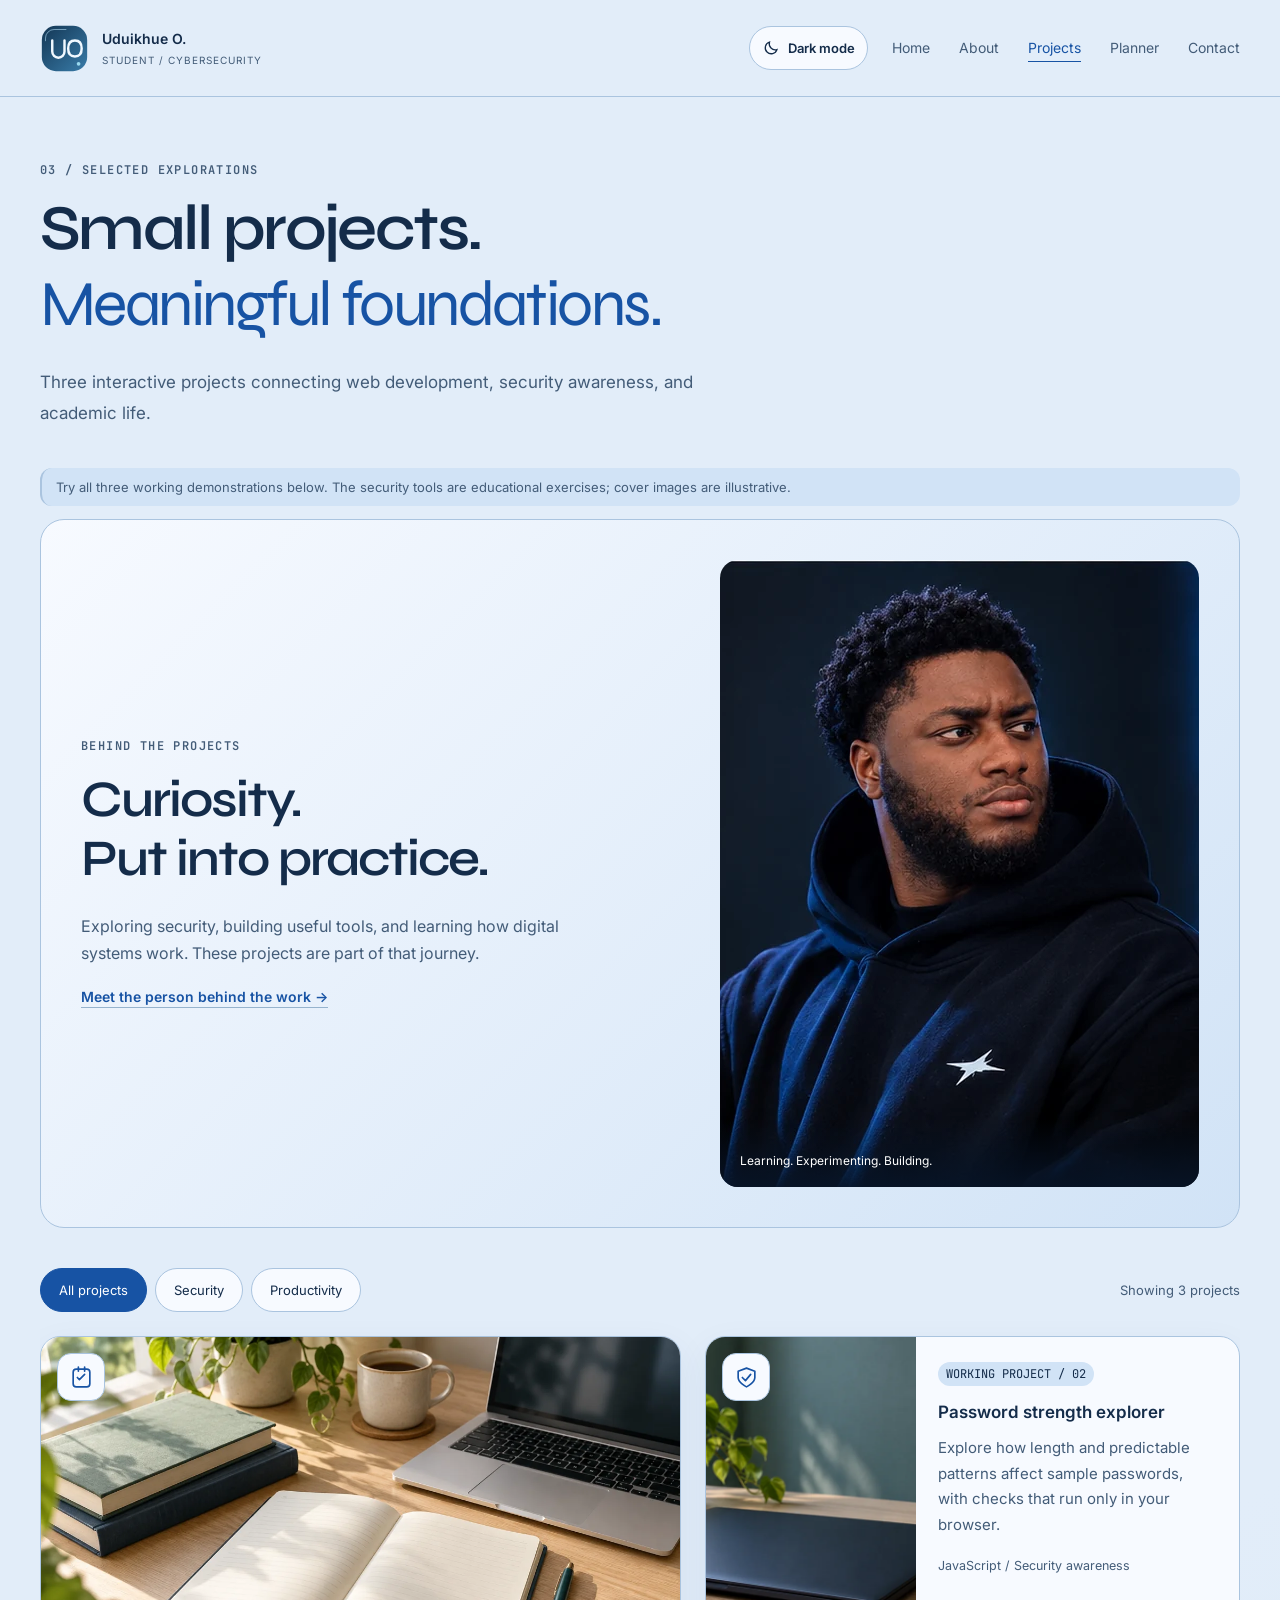
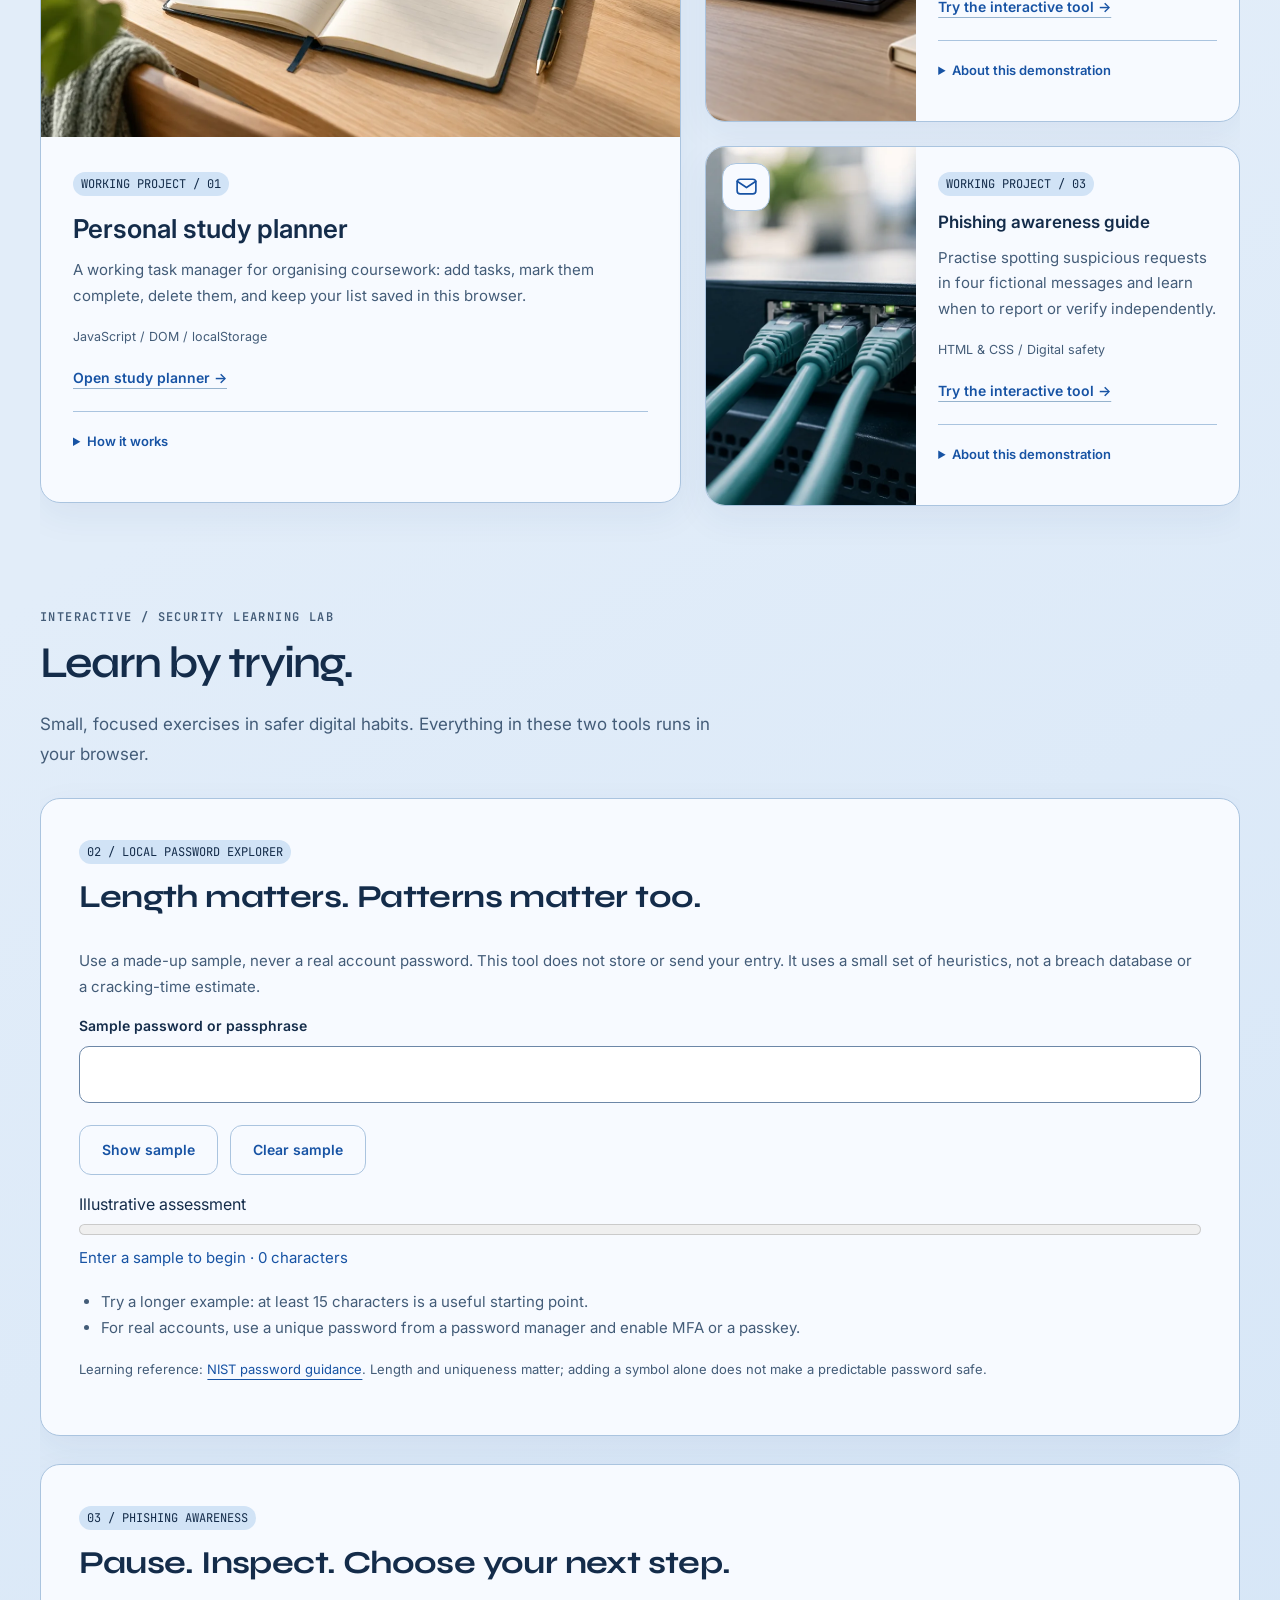
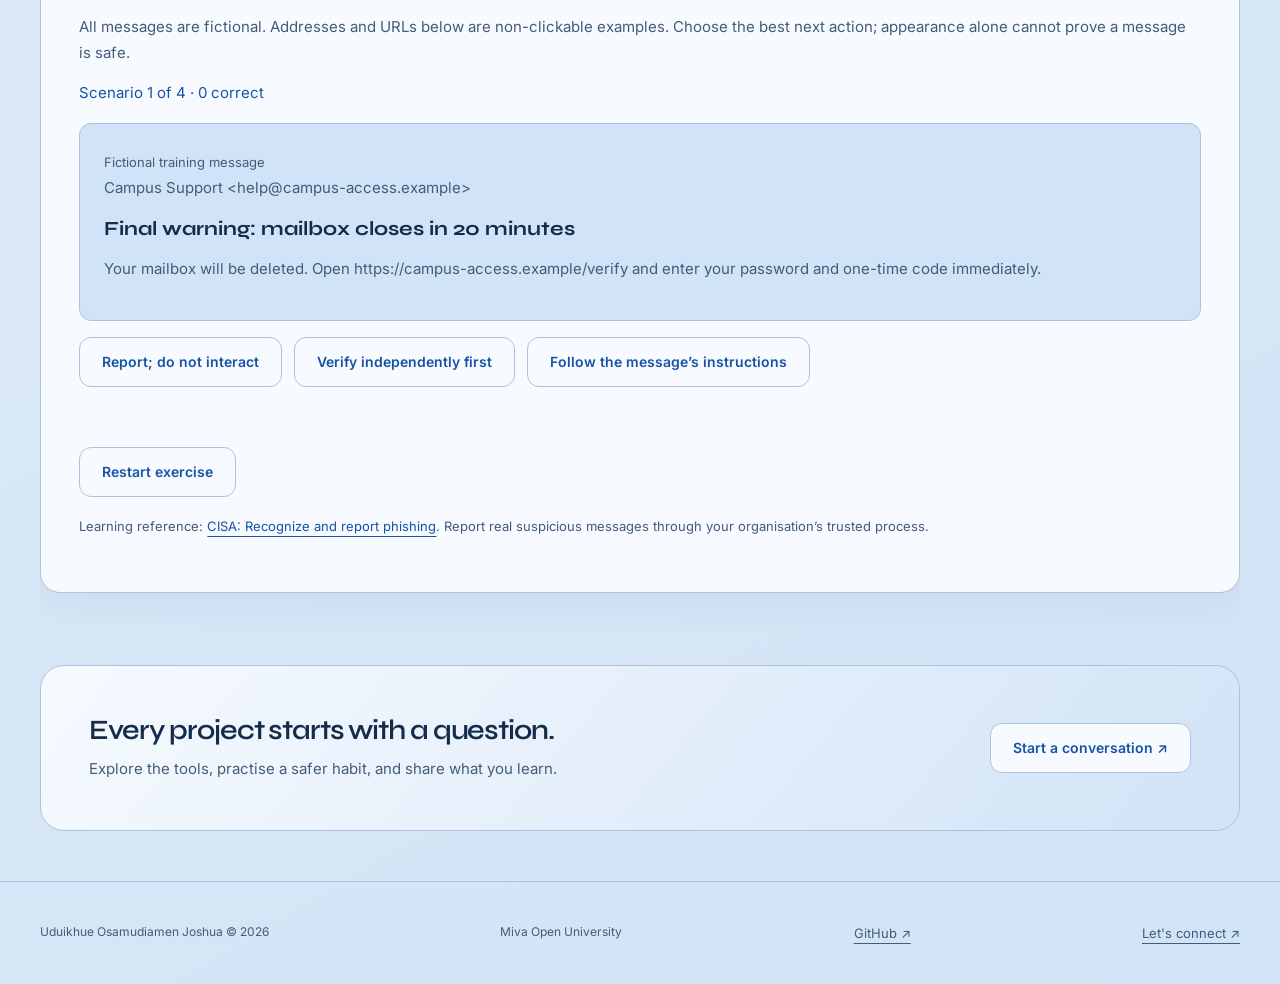
<file: projects.html>
<!DOCTYPE html>
<html lang="en">
  <head>
    <meta charset="UTF-8">
    <script src="js/theme.js?v=20261104"></script>
    <meta name="viewport" content="width=device-width, initial-scale=1">
    <meta name="description" content="Try Joshua’s study planner, local password explorer, and phishing awareness quiz.">
    <title>
      Projects | Joshua Uduikhue
    </title>
    <link rel="icon" href="assets/favicon.svg?v=20261104" type="image/svg+xml">
    <link rel="canonical" href="https://mylesarc.github.io/uduikhue-portfolio/projects.html">
    <meta name="theme-color" content="#d8e7f5">
    <meta property="og:type" content="website">
    <meta property="og:site_name" content="Uduikhue Osamudiamen">
    <meta property="og:title" content="Projects | Joshua Uduikhue">
    <meta property="og:description" content="Try Joshua’s study planner, local password explorer, and phishing awareness quiz.">
    <meta property="og:url" content="https://mylesarc.github.io/uduikhue-portfolio/projects.html">
    <meta property="og:image" content="https://mylesarc.github.io/uduikhue-portfolio/assets/images/social-preview.png">
    <meta property="og:image:width" content="1200">
    <meta property="og:image:height" content="630">
    <meta property="og:image:alt" content="Uduikhue Osamudiamen — Cybersecurity, Networking and Development">
    <meta name="twitter:card" content="summary_large_image">
    <link rel="stylesheet" href="css/styles.css">
    <link rel="stylesheet" href="css/tech-theme.css?v=20261102b">
    <link rel="stylesheet" href="css/security-tools.css?v=20261102">
    <script src="js/security-tools.js?v=20261102" defer></script>
    <script src="js/main.js?v=20261102b" defer>
    </script>
    <link rel="stylesheet" href="css/blue-theme.css?v=20261103a">
    <script src="js/section-motion.js?v=20261104c" defer></script>
    <link rel="stylesheet" href="css/branding.css?v=20261104">
  <link rel="stylesheet" href="css/design-system.css?v=20261104">
  <link rel="stylesheet" href="css/portraits.css?v=20261104">
<link rel="stylesheet" href="css/motion.css?v=20261104c">
<link rel="stylesheet" href="css/interactions.css?v=20261104b">
<script src="js/interactions.js?v=20261104" defer></script>
</head>
  <body class="page-projects">
    <script src="js/branding.js?v=20261104c"></script>
    <a class="skip" href="#main">
      Skip to content
    </a>
    <header class="site-header">
      <div class="wrap header-inner">
        <a class="brand" href="index.html">
          <span class="brand-mark" aria-hidden="true"><img src="assets/logo.svg" alt="UO monogram" width="49" height="49"></span>
          <span>
            <strong>
              Uduikhue O.
            </strong>
            <small>
              Student / Cybersecurity
            </small>
          </span>
        </a>
        <div class="header-actions">
        <button class="theme-toggle" type="button" hidden aria-label="Switch to dark mode" aria-pressed="false">
          <svg viewBox="0 0 24 24" fill="none" stroke="currentColor" stroke-width="1.7" aria-hidden="true"><path d="M20 14a8 8 0 0 1-10-10 8 8 0 1 0 10 10Z"/></svg><span>Dark mode</span>
        </button>
        <button class="menu-toggle"  type="button" aria-label="Toggle navigation menu" aria-expanded="false" aria-controls="navigation"><span class="hamburger" aria-hidden="true"><span></span><span></span><span></span></span></button>
        </div>
        <nav id="navigation" aria-label="Main navigation">
          <a href="index.html">
            Home
          </a>
          <a href="about.html">
            About
          </a>
          <a href="projects.html" aria-current="page">
            Projects
          </a>
          <a href="planner.html">
            Planner
          </a>
          <a href="contact.html">
            Contact
          </a>
        </nav>
      </div>
    </header>
    <main id="main" class="wrap" tabindex="-1">
      <section class="page-intro">
        <p class="eyebrow">
          03 / Selected explorations
        </p>
        <h1>
          Small projects.
          <br>
          <em>
            Meaningful foundations.
          </em>
        </h1>
        <p class="lead">
          Three interactive projects connecting web development, security awareness, and academic life.
        </p>
      </section>
      <p class="note">
        Try all three working demonstrations below. The security tools are educational exercises; cover images are illustrative.
      </p>
      <section class="project-story" aria-labelledby="project-story-title">
  <div class="project-story-copy"><p class="eyebrow">Behind the projects</p><h2 id="project-story-title">Curiosity.<br>Put into practice.</h2><p>Exploring security, building useful tools, and learning how digital systems work. These projects are part of that journey.</p><a class="text-link" href="about.html">Meet the person behind the work &rarr;</a></div>
  <figure class="project-story-photo"><img src="assets/images/portraits/creative-tech.webp" srcset="assets/images/portraits/creative-tech-320.webp 320w, assets/images/portraits/creative-tech.webp 627w" sizes="(max-width:700px) 90vw, 430px" width="627" height="627" alt="Joshua in a dark hoodie, lit by soft blue light." loading="lazy" decoding="async"><figcaption>Learning. Experimenting. Building.</figcaption></figure>
</section>
<div class="project-filter-bar" hidden><div class="project-filters" role="group" aria-label="Filter projects"><button type="button" data-filter="all" aria-pressed="true">All projects</button><button type="button" data-filter="security" aria-pressed="false">Security</button><button type="button" data-filter="productivity" aria-pressed="false">Productivity</button></div><p class="project-filter-status" role="status">Showing 3 projects</p></div>
<section class="cards project-grid" aria-label="Working projects">
        <article class="card" data-project-category="productivity"><span class="project-icon" aria-hidden="true"><svg viewBox="0 0 24 24" fill="none" stroke="currentColor" stroke-width="1.6" stroke-linecap="round" stroke-linejoin="round"><rect x="4" y="4" width="16" height="17" rx="3"/><path d="m8 12 2 2 5-5M9 2v4m6-4v4"/></svg></span>
          <img src="assets/images/focused-study-ai.webp" alt="Notebook and laptop scene illustrating academic planning." width="1200" height="800" loading="lazy" decoding="async">
          <div class="card-body">
            <span class="tag">
              Working project / 01
            </span>
            <h2>
              Personal study planner
            </h2>
            <p>
              A working task manager for organising coursework: add tasks, mark them complete, delete them, and keep your list saved in this browser.
            </p>
            <p>
              <small>
                JavaScript / DOM / localStorage
              </small>
            </p>
            <a class="text-link" href="planner.html">
              Open study planner
              &rarr;
            </a>
            <details class="project-details" id="concept-03">
              <summary>
                How it works
              </summary>
              <p>
                Built with plain JavaScript, an array of task objects, DOM updates, and localStorage. Tasks stay on this browser and device. Includes keyboard controls and graceful handling of unavailable storage.
              </p>
            </details>
          </div>
        </article>
        <article class="card" data-project-category="security"><span class="project-icon" aria-hidden="true"><svg viewBox="0 0 24 24" fill="none" stroke="currentColor" stroke-width="1.6" stroke-linecap="round" stroke-linejoin="round"><path d="M12 3 4 6v6c0 5 8 9 8 9s8-4 8-9V6Z"/><path d="m8 12 3 3 5-6"/></svg></span>
          <img src="assets/images/cybersecurity-workspace-ai.webp" alt="Laptop and padlock scene illustrating password security." width="1200" height="800" loading="lazy" decoding="async">
          <div class="card-body">
            <span class="tag">
              Working project / 02
            </span>
            <h2>
              Password strength explorer
            </h2>
            <p>
              Explore how length and predictable patterns affect sample passwords, with checks that run only in your browser.
            </p>
            <p>
              <small>
                JavaScript / Security awareness
              </small>
            </p>
            <a class="text-link" href="#password-lab">
              Try the interactive tool
              &rarr;
            </a>
            <details class="project-details" id="concept-01">
              <summary>
                About this demonstration
              </summary>
              <p>
                Checks sample length, common examples, repetition, and simple sequences. No password data is stored or sent; this is not a breach check or a guarantee of security.
              </p>
            </details>
          </div>
        </article>
        <article class="card" data-project-category="security"><span class="project-icon" aria-hidden="true"><svg viewBox="0 0 24 24" fill="none" stroke="currentColor" stroke-width="1.6" stroke-linecap="round" stroke-linejoin="round"><rect x="3" y="5" width="18" height="14" rx="3"/><path d="m3 7 9 6 9-6"/></svg></span>
          <img src="assets/images/network-connections-ai.webp" alt="Network cables illustrating digital connections and security awareness." width="1200" height="800" loading="lazy" decoding="async">
          <div class="card-body">
            <span class="tag">
              Working project / 03
            </span>
            <h2>
              Phishing awareness guide
            </h2>
            <p>
              Practise spotting suspicious requests in four fictional messages and learn when to report or verify independently.
            </p>
            <p>
              <small>
                HTML
                &
                CSS / Digital safety
              </small>
            </p>
            <a class="text-link" href="#phishing-lab">
              Try the interactive tool
              &rarr;
            </a>
            <details class="project-details" id="concept-02">
              <summary>
                About this demonstration
              </summary>
              <p>
                Four fictional scenarios provide explanations and a score. Example addresses are inert text using reserved .example domains. No real messages or links are scanned.
              </p>
            </details>
          </div>
        </article>
      </section>
      <section class="security-labs" aria-labelledby="labs-heading">
        <p class="eyebrow">Interactive / Security learning lab</p>
        <h2 id="labs-heading">Learn by trying.</h2>
        <p class="lead">Small, focused exercises in safer digital habits. Everything in these two tools runs in your browser.</p>
        <noscript><p class="note">Enable JavaScript to use the interactive exercises. The explanations and reference links remain available.</p></noscript>
        <article class="security-tool" id="password-lab" aria-labelledby="password-heading">
          <span class="tag">02 / Local password explorer</span>
          <h3 id="password-heading">Length matters. Patterns matter too.</h3>
          <p id="password-help">Use a made-up sample, never a real account password. This tool does not store or send your entry. It uses a small set of heuristics, not a breach database or a cracking-time estimate.</p>
          <form id="password-form" autocomplete="off">
            <div class="field"><label for="password-example">Sample password or passphrase</label>
              <input id="password-example" type="password" maxlength="256" autocomplete="off" autocapitalize="off" spellcheck="false" aria-describedby="password-help"></div>
            <div class="tool-actions"><button class="button secondary" id="password-toggle" type="button" aria-pressed="false" aria-controls="password-example">Show sample</button><button class="button secondary" id="password-clear" type="button">Clear sample</button></div>
          </form>
          <label for="password-meter">Illustrative assessment</label>
          <meter id="password-meter" min="0" max="4" value="0">0 out of 4</meter>
          <p id="password-result" class="lab-status" role="status" aria-live="polite">Enter a sample to begin.</p>
          <ul id="password-tips"></ul>
          <p class="lab-source"><small>Learning reference: <a href="https://pages.nist.gov/800-63-4/sp800-63b.html">NIST password guidance</a>. Length and uniqueness matter; adding a symbol alone does not make a predictable password safe.</small></p>
        </article>
        <article class="security-tool" id="phishing-lab" aria-labelledby="phishing-heading">
          <span class="tag">03 / Phishing awareness</span>
          <h3 id="phishing-heading">Pause. Inspect. Choose your next step.</h3>
          <p>All messages are fictional. Addresses and URLs below are non-clickable examples. Choose the best next action; appearance alone cannot prove a message is safe.</p>
          <p id="quiz-progress" class="lab-status" role="status">Scenario 1 of 4</p>
          <div class="message-example"><small>Fictional training message</small><p id="quiz-from"></p><h4 id="quiz-subject" tabindex="-1">Message scenario</h4><p id="quiz-body"></p></div>
          <div class="tool-actions" role="group" aria-label="Choose the safest next action">
            <button class="button secondary" type="button" data-quiz-answer="report">Report; do not interact</button>
            <button class="button secondary" type="button" data-quiz-answer="verify">Verify independently first</button>
            <button class="button secondary" type="button" data-quiz-answer="follow">Follow the message’s instructions</button>
          </div>
          <p id="quiz-feedback" class="lab-status" role="status" aria-live="polite" tabindex="-1"></p>
          <div class="tool-actions"><button class="button" id="quiz-next" type="button" hidden>Next scenario →</button><button class="button secondary" id="quiz-restart" type="button">Restart exercise</button></div>
          <p class="lab-source"><small>Learning reference: <a href="https://www.cisa.gov/secure-our-world/recognize-and-report-phishing">CISA: Recognize and report phishing</a>. Report real suspicious messages through your organisation’s trusted process.</small></p>
        </article>
      </section>
      <aside class="callout bottom-space">
        <div>
          <h2>
            Every project starts with a question.
          </h2>
          <p>
            Explore the tools, practise a safer habit, and share what you learn.
          </p>
        </div>
        <a class="button" href="contact.html">
          Start a conversation
          &nearr;
        </a>
      </aside>
    </main>
    <footer class="site-footer">
      <div class="wrap footer-inner">
        <span>
          Uduikhue Osamudiamen Joshua
          &copy;
          2026
        </span>
        <span>
          Miva Open University
        </span>
        <a href="https://github.com/Mylesarc/uduikhue-portfolio" aria-label="View portfolio source on GitHub">GitHub &nearr;</a>
        <a href="contact.html">
          Let's connect
          &nearr;
        </a>
      </div>
    </footer>
  </body>
</html>
</file>
<file: css/styles.css>
@font-face {
  font-family: 'Inter';
  src: url('../assets/fonts/Inter-Variable.ttf') format('truetype');
  font-weight: 100 900;
  font-style: normal;
  font-display: swap;
}
@font-face {
  font-family: 'Space Grotesk';
  src: url('../assets/fonts/SpaceGrotesk-Variable.ttf') format('truetype');
  font-weight: 300 700;
  font-style: normal;
  font-display: swap;
}
:root {
  --paper:#f8f7f2;
  --ink:#142f36;
  --muted:#57696c;
  --teal:#12695c;
  --mint:#dcebe4;
  --line:#d9dfd9;
  --white:#fffefa;
  --heading:'Space Grotesk','Segoe UI',Arial,sans-serif;
  --sans:'Inter','Segoe UI',Arial,sans-serif;
}
* {
  box-sizing:border-box;
}
html {
  scroll-behavior:smooth;
}
body {
  margin:0;
  background:var(--paper);
  color:var(--ink);
  font-family:var(--sans);
  line-height:1.65;
}
a {
  color:var(--teal);
  text-underline-offset:5px;
}
button,input,textarea {
  font:inherit;
}
button,a,input,textarea {
  touch-action:manipulation;
}
a:focus-visible,button:focus-visible,input:focus-visible,textarea:focus-visible,summary:focus-visible {
  outline:3px solid #b66529;
  outline-offset:5px;
}
img {
  max-width:100%;
  display:block;
}
button {
  cursor:pointer;
}
button:disabled {
  cursor:not-allowed;
  opacity:.6;
}
.wrap {
  width:min(1160px,calc(100% - 64px));
  margin:auto;
}
.skip {
  position:absolute;
  top:-80px;
  background:var(--ink);
  color:white;
  padding:12px;
  z-index:10;
}
.skip:focus {
  top:8px;
}
.site-header {
  border-bottom:1px solid var(--line);
}
.header-inner {
  min-height:100px;
  display:flex;
  align-items:center;
  justify-content:space-between;
  gap:24px;
}
.brand {
  display:flex;
  align-items:center;
  gap:12px;
  text-decoration:none;
  color:var(--ink);
  line-height:1.3;
}
.brand-mark {
  width:42px;
  height:42px;
  border:1px solid var(--ink);
  display:grid;
  place-items:center;
  font-family:var(--heading);
  font-size:23px;
  border-radius:50%;
}
.brand strong {
  display:block;
  font-size:15px;
}
.brand small {
  font-size:11px;
  letter-spacing:1.4px;
  text-transform:uppercase;
  color:var(--muted);
}
nav {
  display:flex;
  gap:29px;
  align-items:center;
}
nav a {
  font-size:13px;
  text-decoration:none;
  color:var(--muted);
  padding:12px 0;
}
nav a:hover,nav a[aria-current] {
  color:var(--teal);
}
nav a[aria-current] {
  box-shadow:0 2px var(--teal);
}
.menu-toggle {
  display:none;
  border:1px solid var(--line);
  padding:8px 14px;
  background:transparent;
  border-radius:4px;
}
.eyebrow {
  font-size:11px;
  font-weight:700;
  text-transform:uppercase;
  letter-spacing:2px;
  color:var(--teal);
  display:flex;
  align-items:center;
  gap:10px;
}
.eyebrow:before {
  content:'';
  width:24px;
  height:1px;
  background:currentColor;
}
h1,h2,h3,p {
  margin-top:0;
}
h1,h2 {
  font-family:var(--heading);
  font-weight:400;
  line-height:1.1;
  letter-spacing:-1.8px;
}
h1 {
  font-size:clamp(42px,5.8vw,76px);
  margin-bottom:25px;
}
h1 em,h2 em {
  color:var(--teal);
  font-weight:400;
}
h2 {
  font-size:clamp(32px,3.7vw,47px);
  margin-bottom:20px;
}
h3 {
  font-size:19px;
  line-height:1.4;
}
p {
  color:var(--muted);
}
.lead {
  font-size:17px;
  max-width:620px;
  line-height:1.8;
}
.hero {
  display:grid;
  grid-template-columns:1.23fr 1fr;
  gap:76px;
  align-items:center;
  padding:70px 0 66px;
}
.hero h1 {
  max-width:650px;
}
.hero .intro-name {
  font-size:13px;
  color:var(--ink);
  margin-bottom:18px;
}
.hero .lead {
  max-width:510px;
}
.actions {
  display:flex;
  flex-wrap:wrap;
  gap:14px;
  margin-top:30px;
}
.button {
  display:inline-flex;
  align-items:center;
  justify-content:center;
  gap:24px;
  padding:13px 22px;
  background:var(--teal);
  color:white;
  border:1px solid var(--teal);
  border-radius:3px;
  font-size:13px;
  font-weight:600;
  text-decoration:none;
  transition:background .2s,transform .2s;
}
.button:hover {
  background:#0b5147;
  transform:translateY(-2px);
}
.button.secondary {
  background:transparent;
  color:var(--ink);
  border-color:#bdc9c2;
}
.button.secondary:hover {
  background:var(--mint);
}
.portrait-frame {
  background:#e4e9df;
  padding:25px 25px 0;
  border-radius:150px 150px 4px 4px;
  position:relative;
  overflow:hidden;
}
.portrait-frame img {
  width:100%;
  height:350px;
  object-fit:contain;
}
.portrait-caption {
  background:var(--ink);
  padding:19px 20px;
  color:white;
  margin:0 -25px;
  display:flex;
  align-items:center;
  justify-content:space-between;
  gap:12px;
  font-size:12px;
}
.portrait-caption small {
  display:block;
  color:#b9d1c8;
  font-size:10px;
  letter-spacing:1px;
  text-transform:uppercase;
}
.status-dot {
  width:8px;
  height:8px;
  background:#a9cfb5;
  border-radius:50%;
  display:inline-block;
  margin-right:6px;
}
.meta-strip {
  display:grid;
  grid-template-columns:repeat(3,1fr);
  border-top:1px solid var(--line);
  border-bottom:1px solid var(--line);
  padding:25px 0;
  gap:24px;
}
.meta-strip small {
  display:block;
  text-transform:uppercase;
  letter-spacing:1.6px;
  font-size:10px;
  color:var(--muted);
  margin-bottom:4px;
}
.meta-strip strong {
  font-weight:500;
  font-size:14px;
}
.section {
  padding:66px 0;
}
.section-heading {
  display:flex;
  align-items:end;
  justify-content:space-between;
  gap:24px;
  margin-bottom:30px;
}
.section-heading h2 {
  margin-bottom:0;
}
.text-link {
  font-size:13px;
  font-weight:600;
}
.cards {
  display:grid;
  grid-template-columns:repeat(3,1fr);
  gap:24px;
}
.card {
  border:1px solid var(--line);
  background:var(--white);
  border-radius:5px;
  overflow:hidden;
}
.card-body {
  padding:24px;
}
.card-body h3 {
  margin-bottom:10px;
}
.card p {
  font-size:14px;
}
.card img {
  width:100%;
  height:auto;
  aspect-ratio:16/10;
  object-fit:cover;
}
.tag {
  display:inline-block;
  font-size:10px;
  letter-spacing:1px;
  text-transform:uppercase;
  color:var(--teal);
  background:var(--mint);
  padding:4px 8px;
  border-radius:2px;
  margin-bottom:15px;
}
.card-number {
  font-family:var(--heading);
  font-size:30px;
  color:#7c9488;
  margin-bottom:18px;
}
.callout {
  background:var(--ink);
  color:white;
  padding:42px;
  display:flex;
  align-items:center;
  justify-content:space-between;
  gap:24px;
  border-radius:5px;
}
.callout h2 {
  font-size:34px;
  color:white;
  margin-bottom:10px;
}
.callout p {
  color:#c5d5cf;
  margin:0;
  max-width:600px;
}
.callout .button {
  background:#dfede5;
  color:var(--ink);
  border-color:#dfede5;
  white-space:nowrap;
}
.site-footer {
  border-top:1px solid var(--line);
  margin-top:44px;
  padding:28px 0;
}
.footer-inner {
  display:flex;
  justify-content:space-between;
  align-items:center;
  gap:20px;
  font-size:11px;
  color:var(--muted);
}
.footer-inner a {
  color:inherit;
}
.page-intro {
  padding:56px 0 40px;
  max-width:800px;
}
.page-intro h1 {
  font-size:clamp(42px,5vw,62px);
}
.page-intro .lead {
  margin-bottom:0;
}
.two-column {
  display:grid;
  grid-template-columns:1.5fr 1fr;
  gap:48px;
}
.panel {
  background:var(--white);
  border:1px solid var(--line);
  border-radius:5px;
  padding:30px;
}
.panel h2 {
  font-size:29px;
  letter-spacing:-.8px;
}
.panel+.panel {
  margin-top:24px;
}
.plain-list {
  padding-left:20px;
  color:var(--muted);
}
.plain-list li {
  margin:9px 0;
}
.skill-list {
  display:flex;
  flex-wrap:wrap;
  gap:8px;
  list-style:none;
  padding:0;
}
.skill-list li {
  border:1px solid var(--line);
  padding:6px 12px;
  font-size:12px;
  border-radius:3px;
}
.note {
  font-size:12px;
  border-left:2px solid #a17c3d;
  padding:8px 14px;
  background:#f4efe4;
  color:#6a5839;
}
.table-wrap {
  overflow-x:auto;
}
table {
  border-collapse:collapse;
  width:100%;
  font-size:13px;
}
caption {
  text-align:left;
  color:var(--muted);
  padding-bottom:15px;
}
th,td {
  text-align:left;
  border-bottom:1px solid var(--line);
  padding:14px 12px;
  vertical-align:top;
}
th {
  color:var(--teal);
  font-size:11px;
  text-transform:uppercase;
  letter-spacing:.7px;
}
audio {
  width:100%;
  margin:14px 0;
}
.project-grid {
  margin:0 0 30px;
}
.project-grid .card-body {
  padding:26px;
}
.project-details {
  padding:18px 0;
  border-top:1px solid var(--line);
  margin-top:20px;
}
.project-details summary {
  color:var(--teal);
  cursor:pointer;
  font-size:13px;
  font-weight:600;
}
.project-details p {
  margin:14px 0 0;
}
.planner-layout {
  display:grid;
  grid-template-columns:1fr 300px;
  gap:28px;
}
.form-row {
  display:flex;
  gap:12px;
  align-items:end;
}
.field {
  margin-bottom:22px;
  flex:1;
}
.field label {
  display:block;
  font-size:12px;
  font-weight:600;
  margin-bottom:8px;
}
.field input,.field textarea {
  width:100%;
  border:1px solid #7d9189;
  border-radius:3px;
  padding:12px;
  background:var(--white);
  color:var(--ink);
}
.field textarea {
  resize:vertical;
  min-height:140px;
}
.field small {
  display:block;
  color:var(--muted);
  font-size:11px;
  margin-top:7px;
}
.form-row .field {
  margin:0;
}
.empty-state {
  text-align:center;
  border:1px dashed #bccdc2;
  border-radius:4px;
  padding:50px 20px;
  margin-top:28px;
}
.empty-symbol {
  width:48px;
  height:48px;
  display:grid;
  place-items:center;
  background:var(--mint);
  color:var(--teal);
  margin:0 auto 18px;
  border-radius:50%;
  font-size:24px;
}
.empty-state h3 {
  margin-bottom:8px;
}
.empty-state p {
  font-size:13px;
  margin-bottom:0;
}
.step-list {
  counter-reset:steps;
  list-style:none;
  padding:0;
}
.step-list li {
  counter-increment:steps;
  display:flex;
  gap:12px;
  font-size:13px;
  color:var(--muted);
  margin:20px 0;
}
.step-list li:before {
  content:counter(steps,decimal-leading-zero);
  color:var(--teal);
  font-weight:600;
}
.contact-layout {
  display:grid;
  grid-template-columns:.8fr 1.2fr;
  gap:60px;
}
.contact-item {
  padding:20px 0;
  border-bottom:1px solid var(--line);
}
.contact-item small {
  display:block;
  font-size:10px;
  text-transform:uppercase;
  letter-spacing:1.6px;
  color:var(--muted);
  margin-bottom:7px;
}
.contact-item a {
  overflow-wrap:anywhere;
  font-size:14px;
}
.form-grid {
  display:grid;
  grid-template-columns:1fr 1fr;
  gap:18px;
}
.form-grid .field {
  margin-bottom:20px;
}
.contact-form .button {
  margin-top:8px;
}
.phase-label {
  display:inline-block;
  border:1px solid var(--line);
  padding:5px 10px;
  color:var(--muted);
  font-size:10px;
  letter-spacing:.8px;
  text-transform:uppercase;
  margin-bottom:18px;
}
.accent-rule {
  width:50px;
  height:3px;
  background:var(--teal);
  margin-bottom:24px;
}
.bottom-space {
  margin-bottom:50px;
}
@media(min-width:1400px) {
  .hero {
    padding-top:90px;
    padding-bottom:85px;
  }
}
@media(max-width:900px) {
  .wrap {
    width:calc(100% - 40px);
  }
  nav {
    gap:18px;
  }
  .hero {
    gap:32px;
  }
  .portrait-frame img {
    height:290px;
  }
  .cards {
    gap:15px;
  }
  .card-body {
    padding:18px;
  }
  .two-column,.contact-layout {
    gap:28px;
  }
  .planner-layout {
    grid-template-columns:1fr 250px;
  }
  .panel {
    padding:24px;
  }
}
@media(max-width:700px) {
  .header-inner {
    min-height:80px;
    flex-wrap:wrap;
    gap:0;
    padding:16px 0;
  }
  .brand strong {
    font-size:13px;
  }
  .brand small {
    font-size:9px;
  }
  .js .menu-toggle {
    display:block;
  }
  nav {
    display:flex;
    width:100%;
    flex-direction:column;
    align-items:stretch;
    gap:0;
    padding:15px 0 0;
  }
  .js nav {
    display:none;
  }
  .js nav.is-open {
    display:flex;
  }
  nav a {
    padding:12px;
  }
  nav a[aria-current] {
    box-shadow:none;
    background:var(--mint);
    border-radius:3px;
  }
  .hero {
    grid-template-columns:1fr;
    padding:42px 0;
    gap:36px;
  }
  .hero h1 {
    font-size:52px;
  }
  .hero .lead {
    font-size:16px;
  }
  .portrait-frame {
    max-width:380px;
    width:100%;
    margin:auto;
  }
  .portrait-frame img {
    height:280px;
  }
  .meta-strip {
    grid-template-columns:1fr;
    gap:18px;
    padding:24px 0;
  }
  .meta-strip>div {
    display:flex;
    justify-content:space-between;
    gap:16px;
  }
  .meta-strip small {
    margin:0;
  }
  .section {
    padding:42px 0;
  }
  .section-heading {
    align-items:start;
    flex-direction:column;
    gap:16px;
  }
  .cards,.two-column,.planner-layout,.contact-layout {
    grid-template-columns:1fr;
  }
  .cards {
    gap:20px;
  }
  .callout {
    padding:28px;
    flex-direction:column;
    align-items:start;
  }
  .footer-inner {
    flex-direction:column;
    align-items:start;
    gap:8px;
  }
  .page-intro {
    padding:38px 0 30px;
  }
  .page-intro h1 {
    font-size:44px;
  }
  .form-grid {
    grid-template-columns:1fr;
    gap:0;
  }
  .form-row {
    align-items:stretch;
    flex-direction:column;
  }
  .form-row .button {
    align-self:start;
  }
  .contact-layout {
    gap:30px;
  }
  .wrap {
    width:calc(100% - 36px);
  }
  .panel {
    padding:22px;
  }
  .brand-mark {
    width:36px;
    height:36px;
  }
  .lead {
    font-size:16px;
  }
}
@media(prefers-reduced-motion:reduce) {
  html {
    scroll-behavior:auto;
  }
  *,*:before,*:after {
    transition:none!important;
    animation:none!important;
  }
  .button:hover {
    transform:none;
  }
}
/* Task management and accessible form feedback. */
[hidden] {
  display:none!important;
}
.field-error {
  color:#9e382d;
  font-size:12px;
  line-height:1.5;
  margin:7px 0 0;
  overflow-wrap:anywhere;
}
.field-error:empty,.form-status:empty {
  display:none;
}
[aria-invalid="true"] {
  border-color:#9e382d!important;
  background:#fffaf7!important;
}
.form-status {
  color:var(--teal);
  font-size:13px;
  margin:18px 0 0;
  overflow-wrap:anywhere;
}
.task-summary {
  font-size:12px;
  margin:25px 0 12px;
  color:var(--muted);
}
.task-list {
  list-style:none;
  padding:0;
  margin:0;
}
.task-row {
  display:flex;
  align-items:center;
  justify-content:space-between;
  gap:16px;
  border-top:1px solid var(--line);
  padding:18px 0;
}
.task-label {
  display:flex;
  align-items:start;
  gap:12px;
  min-width:0;
  cursor:pointer;
  font-size:14px;
  flex:1;
}
.task-label input {
  accent-color:var(--teal);
  width:18px;
  height:18px;
  margin:3px 0 0;
  flex-shrink:0;
}
.task-label span {
  overflow-wrap:anywhere;
  min-width:0;
}
.is-complete .task-label span {
  text-decoration:line-through;
  color:var(--muted);
}
.delete-task {
  background:transparent;
  color:#8c3d32;
  border:1px solid #d9c8c0;
  border-radius:3px;
  padding:8px 12px;
  font-size:12px;
  flex-shrink:0;
}
.delete-task:hover {
  background:#f7eae4;
}
@media(max-width:700px) {
  .task-row {
    gap:10px;
  }
  .delete-task {
    padding:8px;
  }
  .form-status {
    font-size:12px;
  }
}
/* Keep project headings semantic without changing the card typography. */
.card-body h2 {
  font-family:var(--sans);
  font-size:19px;
  font-weight:700;
  line-height:1.4;
  letter-spacing:normal;
  margin-bottom:10px;
}
.planner-layout>.panel {
  margin-top:0;
  align-self:start;
}

/* AI photography: local, compressed assets with honest contextual captions. */
.hero-visual { min-width: 0; }
.feature-photo { margin: 0; border-radius: 110px 110px 4px 4px; overflow: hidden; background: var(--ink); }
.feature-photo img { width: 100%; height: auto; aspect-ratio: 4 / 3; object-fit: cover; object-position: center; }
.feature-photo figcaption { padding: 18px 22px; color: white; font-size: 13px; }
.feature-photo figcaption small { display: block; margin-top: 4px; color: #c5d5cf; font-size: 10px; letter-spacing: 1px; text-transform: uppercase; }
.student-photo-note { display: flex; align-items: center; gap: 12px; margin-top: 17px; }
.student-photo-note img { width: 48px; height: 48px; border-radius: 50%; object-fit: cover; background: var(--mint); flex-shrink: 0; }
.student-photo-note strong { display: block; font-size: 12px; font-weight: 600; }
.student-photo-note small { display: block; font-size: 11px; color: var(--muted); }
.section-photo { margin: 0 0 24px; }
.section-photo img { width: 100%; height: auto; aspect-ratio: 16 / 10; object-fit: cover; border-radius: 4px; }
.section-photo figcaption { font-size: 10px; color: var(--muted); margin-top: 8px; letter-spacing: .4px; }
.contact-layout .section-photo { margin-top: 25px; }
@media (max-width: 700px) {
  .hero-visual { width: 100%; max-width: 420px; margin-inline: auto; }
  .feature-photo { border-radius: 70px 70px 4px 4px; }
  .feature-photo figcaption { padding: 16px 20px; }
}

/* Supplied identity portraits, with square framing to preserve the whole face. */
.portrait-photo { margin: 0 0 26px; border: 1px solid #c1ccd2; border-radius: 14px; overflow: hidden; background: #090e18; box-shadow: 0 12px 28px rgb(9 14 24 / 8%); }
.portrait-photo img { display: block; width: 100%; height: auto; aspect-ratio: 1; object-fit: contain; object-position: center; transition: transform .35s ease; }
.portrait-photo figcaption { padding: 16px 20px; color: #f8fafc; font-size: 12px; line-height: 1.6; }
.portrait-photo figcaption small { display: block; color: #b4c2d4; font-size: 10px; margin-top: 4px; }
.portrait-hero-wrap { position: relative; isolation: isolate; width: 100%; max-width: 430px; margin-left: auto; }
.portrait-hero-wrap::before { content: ''; position: absolute; inset: 4% -4%; z-index: -1; border-radius: 50%; background: radial-gradient(ellipse, rgb(56 189 248 / 20%), transparent 70%); }
.hero-portrait { margin-bottom: 0; border-color: #b4cbd8; }
.hero h1 { font-size: clamp(42px, 4.6vw, 64px); line-height: 1.08; }
.hero h1 em { font-style: normal; }
.skills-panel { background: #151d2b; --line: #344155; --muted: #b4c2d4; color: #f8fafc; }
.skills-panel h2 { color: #f8fafc; }
.skills-panel .note { background: #203144; border-color: #38bdf8; color: #d6e4f1; }
.skills-panel .portrait-photo { border-color: #344155; box-shadow: none; }
.skills-panel .skill-list { color: #e1edf6; }
.contact-layout .portrait-photo { max-width: 400px; margin-top: 25px; }
.portrait-reveal { transition: opacity .65s ease, transform .65s ease; }
.portrait-reveal.is-pending { opacity: 0; transform: translateY(16px); }
@media (hover: hover) and (pointer: fine) {
  .portrait-photo:hover img { transform: scale(1.012); }
}
@media (max-width: 1000px) and (min-width: 701px) {
  .hero { gap: 30px; grid-template-columns: 1.15fr 1fr; }
  .portrait-photo figcaption { padding: 13px 16px; }
}
@media (max-width: 700px) {
  .portrait-hero-wrap { max-width: 380px; margin-inline: auto; }
  .hero h1 { font-size: clamp(40px, 10.8vw, 52px); }
  .portrait-photo { border-radius: 10px; }
  .contact-layout .portrait-photo { max-width: 380px; }
}
@media (prefers-reduced-motion: reduce) {
  .portrait-reveal, .portrait-reveal.is-pending { opacity: 1; transform: none; transition: none; }
  .portrait-photo img, .portrait-photo:hover img { transform: none; transition: none; }
}

/* Secondary portraits support the biography without overwhelming its text. */
.two-column .portrait-photo { max-width: 380px; margin-inline: auto; }
</file>
<file: css/tech-theme.css>
/* Premium workspace theme. Existing layout and functional selectors remain intact. */
@font-face {
  font-family: 'JetBrains Mono';
  src: url('../assets/fonts/JetBrainsMono-Variable.ttf') format('truetype');
  font-weight: 100 800;
  font-style: normal;
  font-display: swap;
}
:root {
  color-scheme: dark;
  --paper: #070b14;
  --white: #0d1422;
  --ink: #f8fafc;
  --muted: #94a3b8;
  --teal: #38bdf8;
  --mint: #122c40;
  --line: rgba(148,163,184,.16);
  --surface: #131e30;
  --cyan: #22d3ee;
  --mono: 'JetBrains Mono', 'Cascadia Code', Consolas, monospace;
  --radius: 14px;
}
body {
  background: radial-gradient(ellipse at 84% 4%, rgb(21 62 97 / 17%), transparent 32%), var(--paper);
  -webkit-font-smoothing: antialiased;
}
::selection { background: #285c80; color: white; }
.wrap { width: min(1200px, calc(100% - 80px)); }
a { transition: color .2s ease; }
a:hover { color: #a5e9ff; }
h1,h2,h3 { color: var(--ink); }
h1,h2 { font-weight: 500; letter-spacing: -1.8px; }
h1 em,h2 em { color: var(--teal); font-style: normal; }
h2 { font-size: clamp(30px, 3.5vw, 44px); }
p { color: var(--muted); }
a:focus-visible,button:focus-visible,input:focus-visible,textarea:focus-visible,summary:focus-visible { outline-color: var(--cyan); }
.site-header { border-color: var(--line); background: rgb(7 11 20 / 88%); }
.header-inner { min-height: 92px; }
.brand { gap: 13px; }
.brand-mark { border-radius: 9px; background: #101e2e; color: var(--teal); border-color: #26405a; font: 600 14px var(--mono); }
.brand strong { font-size: 14px; font-weight: 600; }
.brand small { font: 9px var(--mono); letter-spacing: 1.4px; margin-top: 5px; display: block; }
nav { gap: 29px; }
nav a { font-size: 12px; position: relative; }
nav a[aria-current] { color: var(--ink); box-shadow: none; }
nav a[aria-current]::after { content: ''; width: 4px; height: 4px; border-radius: 50%; background: var(--teal); position: absolute; bottom: 3px; left: calc(50% - 2px); }
.menu-toggle { background: #101a2a; border-color: #31435a; color: var(--ink); }
.eyebrow,.tile-label,.phase-label { font-family: var(--mono); }
.eyebrow { font-size: 10px; letter-spacing: 1.8px; color: var(--teal); }
.eyebrow::before { width: 18px; background: var(--teal); }
.button { background: var(--teal); border-color: var(--teal); color: #06121f; border-radius: 6px; min-height: 48px; font-size: 12px; padding: 13px 21px; }
.button:hover { background: #7dd3fc; border-color: #7dd3fc; color: #06121f; transform: translateY(-2px); box-shadow: 0 7px 22px rgb(56 189 248 / 12%); }
.button.secondary { background: rgb(19 30 48 / 45%); border-color: #35445b; color: #d6e3f3; }
.button.secondary:hover { background: #18263b; color: white; }
.button:disabled { box-shadow: none; transform: none; }
.text-link { color: #b1dff7; font-size: 12px; text-decoration-color: #315674; }
/* Hero: editorial identity beside portrait and a static profile terminal. */
.tech-hero { position: relative; isolation: isolate; grid-template-columns: 1.35fr 1fr; gap: 70px; padding: 65px 0 52px; align-items: center; }
.tech-hero::before { content: ''; pointer-events: none; position: absolute; z-index: -1; inset: -30px -20px 0; background-image: linear-gradient(rgb(109 168 208 / 4%) 1px, transparent 1px), linear-gradient(90deg, rgb(109 168 208 / 4%) 1px, transparent 1px); background-size: 48px 48px; mask-image: radial-gradient(ellipse at 70% 35%, black, transparent 73%); animation: technical-grid 24s linear infinite alternate; }
@keyframes technical-grid { from { background-position: 0 0; } to { background-position: 0 24px; } }
.hero-copy { min-width: 0; }
.hero-copy .intro-name { font-family: var(--mono); color: #92a3bb; font-size: 10px; margin: 25px 0 14px; letter-spacing: .2px; }
.tech-hero h1 { font-size: clamp(46px, 5.5vw, 75px); font-weight: 500; line-height: 1.02; letter-spacing: -3px; margin-bottom: 25px; }
.tech-hero h1 em { background: linear-gradient(110deg, #e5f5ff 15%, #38bdf8 95%); background-clip: text; -webkit-background-clip: text; color: transparent; }
.hero-statement { font-size: clamp(16px, 1.6vw, 20px); line-height: 1.6; color: #c3d1e2; max-width: 530px; margin-bottom: 16px; }
.hero-description { font-size: 13px; line-height: 1.9; max-width: 455px; color: #8c9db4; }
.tech-hero .actions { margin-top: 28px; }
.scroll-cue { display: inline-flex; align-items: center; gap: 12px; font: 9px var(--mono); text-transform: uppercase; letter-spacing: 1.5px; color: #8a9cb3; text-decoration: none; margin-top: 38px; }
.scroll-cue span { width: 25px; height: 33px; border: 1px solid #314057; border-radius: 20px; display: grid; place-items: center; color: #b0ddf7; }
.portrait-hero-wrap { max-width: 410px; }
.portrait-hero-wrap::before { inset: -2% -5%; background: radial-gradient(ellipse, rgb(30 122 207 / 24%), transparent 67%); }
.portrait-coordinate { display: flex; justify-content: space-between; color: #6f90b0; font: 8px var(--mono); letter-spacing: 1.2px; margin: 0 2px 10px; }
.portrait-coordinate span { color: #8390a5; }
.portrait-photo { border-color: #27364c; background: #0d1422; border-radius: 10px; box-shadow: 0 20px 45px rgb(0 0 0 / 18%); }
.hero-portrait { position: relative; border-color: #33435b; border-radius: 12px; }
.hero-portrait img { border-bottom: 1px solid #2c3b50; }
.portrait-photo figcaption { color: #d3e0ee; font-size: 11px; }
.hero-portrait figcaption { display: flex; justify-content: space-between; align-items: center; gap: 12px; font-size: 10px; padding: 13px 16px; }
.hero-portrait figcaption small { color: #9bb0c7; font: 8px var(--mono); margin: 0; }
.identity-terminal { background: rgb(13 20 34 / 78%); border: 1px solid #233047; border-radius: 8px; margin-top: 16px; overflow: hidden; }
.terminal-bar { display: flex; align-items: center; justify-content: space-between; padding: 10px 14px; border-bottom: 1px solid var(--line); }
.terminal-bar>span { display: flex; gap: 5px; }
.terminal-bar i { width: 5px; height: 5px; background: #40516a; border-radius: 50%; }
.terminal-bar i:last-child { background: #3a7396; }
.terminal-bar small { font: 9px var(--mono); color: #8193ac; }
.identity-terminal dl { margin: 0; padding: 13px 15px; }
.identity-terminal dl>div { display: grid; grid-template-columns: 54px 1fr; gap: 10px; margin: 5px 0; font: 9px/1.6 var(--mono); }
.identity-terminal dt { color: #8196af; }
.identity-terminal dd { color: #b6cee4; margin: 0; overflow-wrap: anywhere; }
.identity-terminal dl>div:last-child dd { color: var(--cyan); }
.terminal-cursor { color: #6cb8df; padding-left: 4px; }
.meta-strip { border-color: var(--line); padding: 26px 0; }
.meta-strip>div { border-right: 1px solid var(--line); padding-right: 20px; }
.meta-strip>div:last-child { border-right: 0; }
.meta-strip small { font: 8px var(--mono); letter-spacing: 1.7px; margin-bottom: 9px; }
.meta-strip strong { color: #d3dfed; font-size: 12px; }
.section { padding: 76px 0; }
/* Different scales and open negative space keep the page from becoming a card wall. */
.home-bento { grid-template-columns: 1.25fr 1fr; grid-template-rows: auto auto; gap: 18px; }
.home-bento .card { position: relative; background: #0d1422; border-color: #25334b; border-radius: 12px; }
.home-bento .card:first-child { grid-row: span 2; background: radial-gradient(ellipse at 90% 0, #133352, #0d1422 65%); }
.home-bento .card:first-child::after { content: '</>'; position: absolute; bottom: 22px; right: 28px; font: 80px var(--mono); color: rgb(56 189 248 / 8%); pointer-events: none; }
.home-bento .card:first-child .card-body { padding: 35px; }
.home-bento .card:not(:first-child) { border-width: 0 0 1px; background: transparent; border-radius: 0; }
.home-bento .card:not(:first-child) .card-body { padding: 18px 12px 22px; }
.card-number { color: #6f8aa8; font: 11px var(--mono); margin-bottom: 20px; }
.tile-label { font-size: 9px; text-transform: uppercase; letter-spacing: 1.4px; color: #7fb4d6; margin: 45px 0 10px; }
.home-bento .card:first-child h3 { font: 500 30px/1.2 var(--heading); max-width: 310px; letter-spacing: -.6px; }
.home-bento .card:first-child p:last-child { max-width: 330px; }
.card { background: #0d1422; border-color: #26364e; border-radius: 12px; }
.card h2,.card h3 { color: #e1ebf7; }
.card p { font-size: 13px; }
.callout { position: relative; overflow: hidden; background: radial-gradient(ellipse at 85% 25%, #123353, #0d1727 65%); border: 1px solid #29415a; border-radius: 12px; padding: 42px; }
.callout::after { content: '+'; font: 140px var(--mono); color: rgb(56 189 248 / 6%); position: absolute; right: 22%; pointer-events: none; }
.callout h2 { color: #edf5ff; font-size: 30px; }
.callout p { color: #9aaec6; font-size: 13px; }
.callout .button { background: #19394f; color: #c5edff; border-color: #31536b; }
.site-footer { border-color: var(--line); margin-top: 50px; padding: 32px 0; }
.footer-inner { color: #8a9bb3; font-size: 10px; }
.footer-inner>span:nth-child(2) { font-family: var(--mono); font-size: 9px; }
.page-intro { padding: 58px 0 46px; }
.page-intro h1 { font-size: clamp(40px, 4.8vw, 62px); max-width: 850px; }
.page-intro .lead { font-size: 15px; color: #9caec4; }
.panel { background: linear-gradient(140deg, #101a2a, #0d1422); border-color: #28364b; border-radius: 12px; }
.panel h2 { font-weight: 500; font-size: 27px; }
.panel p { font-size: 13px; line-height: 1.85; }
.two-column { grid-template-columns: 1.35fr 1fr; gap: 30px; }
.biography-panel { background: transparent; border: 0; padding: 0 18px 28px 0; }
.two-column .biography-panel .portrait-photo { max-width: 430px; margin: 0 0 28px; }
.skills-panel { --line: #344155; background: radial-gradient(ellipse at top, #152d45, #101b2b 65%); }
.skills-panel .portrait-photo { max-width: 320px; }
.skill-list li { color: #bcd4ec; background: #112237; border-color: #314862; font: 10px var(--mono); }
.note,.skills-panel .note { color: #b4cce0; background: #10283a; border-color: #38bdf8; font-size: 11px; }
.plain-list { color: #acbdd1; font-size: 13px; }
caption { color: #9aadc4; font-size: 12px; }
th { color: #a2d7f4; font: 9px var(--mono); }
td { color: #b4c5d9; font-size: 12px; }
.tag { background: #132b3f; color: #8fdcff; font: 9px var(--mono); letter-spacing: .5px; }
.project-grid { grid-template-columns: 1.2fr 1fr; align-items: start; gap: 24px; }
.project-grid .card:first-child { grid-row: span 2; }
.project-grid .card:first-child img { aspect-ratio: 5/4; }
.project-grid .card:first-child .card-body { padding: 32px; }
.project-grid .card:first-child h2 { font-size: 26px; font-weight: 500; }
.project-grid .card:not(:first-child) { display: grid; grid-template-columns: .65fr 1fr; }
.project-grid .card:not(:first-child) img { height: 100%; aspect-ratio: auto; min-height: 220px; object-fit: cover; }
.project-grid .card:not(:first-child) .card-body { padding: 22px; }
.project-grid .card:not(:first-child) h2 { font-size: 17px; }
.project-details { border-color: var(--line); }
.project-details summary { color: #8dd7fc; font-size: 11px; }
.phase-label { color: #91acc6; border-color: #31445d; font-size: 8px; letter-spacing: 1px; }
.field label { color: #c4d3e5; font-size: 11px; }
.field input,.field textarea { background: #080f1b; border-color: #52657e; color: #ecf4ff; border-radius: 6px; padding: 13px; font-size: 13px; }
.field input::placeholder,.field textarea::placeholder { color: #8091a9; }
.field small { color: #93a6bd; font-size: 10px; }
.field-error { color: #ffb6ab; }
[aria-invalid='true'] { background: #281821!important; border-color: #e68681!important; }
.form-status { color: #8cdfff; }
.empty-state { background: #0a1320; border-color: #304961; padding: 45px 20px; }
.empty-symbol { background: #122e42; color: #8cdbff; }
.empty-state h3 { color: #c5d9ed; font-size: 16px; }
.task-row { border-color: var(--line); }
.task-label { color: #d9e6f5; }
.is-complete .task-label span { color: #8c9db3; }
.task-label input { accent-color: #38bdf8; }
.delete-task { background: #221d2b; color: #f1b8bb; border-color: #684c5a; }
.delete-task:hover { background: #352332; }
.task-summary { font-family: var(--mono); font-size: 10px; }
.section-photo figcaption { color: #94a6bc; }
.contact-item small { font-family: var(--mono); color: #90a4be; font-size: 9px; }
.contact-item a { color: #b1dcf5; }
.contact-item>span { color: #c3d2e5; font-size: 13px; }
.step-list li { color: #9eafc4; font-size: 12px; }
.step-list li::before { color: #73ccf5; font-family: var(--mono); }
.accent-rule { background: linear-gradient(90deg, #38bdf8, #22d3ee); height: 2px; }
.skip { color: #06121f; background: #7dd3fc; }
@media(min-width:1400px) { .tech-hero { padding-block: 80px 65px; } }
@media(max-width:1050px) and (min-width:701px) {
  .wrap { width: calc(100% - 56px); }
  .tech-hero { grid-template-columns: 1.1fr 1fr; gap: 35px; }
  .tech-hero h1 { font-size: clamp(42px, 5.3vw, 60px); letter-spacing: -2px; }
  .hero-statement { font-size: 16px; }
  .hero-portrait figcaption { display: block; }
  .hero-portrait figcaption small { margin-top: 4px; }
  .identity-terminal dl>div { font-size: 7px; grid-template-columns: 44px 1fr; }
  .project-grid .card:not(:first-child) { display: block; }
  .project-grid .card:not(:first-child) img { height: auto; min-height: 0; aspect-ratio: 16/9; }
  .contact-layout { gap: 30px; }
}
@media(max-width:700px) {
  .wrap { width: calc(100% - 40px); }
  .header-inner { min-height: 78px; padding: 18px 0; }
  .brand strong { font-size: 12px; }
  .brand small { font-size: 8px; letter-spacing: 1px; }
  .brand-mark { width: 34px; height: 34px; font-size: 11px; }
  nav a { padding: 12px; }
  nav a[aria-current] { background: #152b41; color: white; }
  nav a[aria-current]::after { display: none; }
  .tech-hero { grid-template-columns: 1fr; padding: 38px 0 35px; gap: 38px; }
  .tech-hero::before { inset: 0 -10px; }
  .hero-copy .intro-name { margin-top: 23px; font-size: 9px; }
  .tech-hero h1 { font-size: clamp(34px, 9.1vw, 63px); letter-spacing: -1.6px; line-height: 1.08; }
  .hero-statement { font-size: 16px; }
  .hero-description { font-size: 12px; }
  .tech-hero .actions { gap: 10px; }
  .button { font-size: 11px; gap: 15px; padding: 12px 17px; }
  .scroll-cue { margin-top: 26px; }
  .portrait-hero-wrap { max-width: 380px; }
  .hero-portrait figcaption { display: block; }
  .hero-portrait figcaption small { margin-top: 3px; }
  .identity-terminal dl>div { font-size: 8px; }
  .meta-strip { gap: 20px; }
  .meta-strip>div { border: 0; padding: 0; align-items: center; }
  .meta-strip small { font-size: 8px; margin: 0; letter-spacing: 1px; }
  .meta-strip strong { font-size: 11px; text-align: right; }
  .home-bento,.project-grid,.two-column { grid-template-columns: 1fr; }
  .home-bento .card:first-child { grid-row: auto; }
  .home-bento .card:first-child .card-body { padding: 28px; }
  .tile-label { margin-top: 25px; }
  .section { padding: 45px 0; }
  .section-heading { gap: 18px; }
  .callout { padding: 28px; gap: 24px; }
  .callout h2 { font-size: 26px; }
  .page-intro { padding: 38px 0 30px; }
  .page-intro h1 { font-size: 38px; letter-spacing: -1.5px; }
  .biography-panel { padding: 0 0 20px; }
  .two-column .biography-panel .portrait-photo { margin-inline: auto; }
  .project-grid .card:first-child { grid-row: auto; }
  .project-grid .card:not(:first-child) { display: block; }
  .project-grid .card:not(:first-child) img { height: auto; aspect-ratio: 16/10; min-height: 0; }
  .project-grid .card:first-child img { aspect-ratio: 16/10; }
  .project-grid .card:first-child .card-body { padding: 24px; }
  .project-grid .card:first-child h2 { font-size: 23px; }
  .portrait-photo { border-radius: 10px; }
  .contact-layout .portrait-photo { max-width: 360px; margin-inline: auto; }
  .panel { padding: 24px; }
  th,td { padding: 12px 7px; }
  .footer-inner { gap: 14px; }
}
@media(prefers-reduced-motion:reduce) {
  .tech-hero::before { animation: none; }
  .button:hover { transform: none; }
  .portrait-photo:hover img { transform: none; }
}
/* Readability and contact flow refinements. Source order puts the form first. */
.contact-details { grid-column: 1; grid-row: 1; }
.contact-message { grid-column: 2; grid-row: 1; }
.footer-inner { flex-wrap: wrap; gap: 18px; }
.footer-inner a { font-size: 13px; padding-block: 8px; }
.panel p,.card p,.plain-list,.callout p { font-size: 15px; }
.note,.skills-panel .note,.project-details summary { font-size: 13px; }
.field label { font-size: 14px; }
.field input,.field textarea { font-size: 16px; }
.field small,.field-error { font-size: 13px; }
.phase-label,.tag,.skill-list li { font-size: 11px; }
.text-link,.button { font-size: 14px; }
.contact-item small,.step-list li,.task-summary { font-size: 13px; }
.project-grid .card:first-child img { aspect-ratio: 16/10; }
@media(max-width:900px) {
  .contact-message,.contact-details { grid-column: auto; grid-row: auto; }
}
@media(max-width:700px) {
  .contact-message,.contact-details { grid-column: auto; grid-row: auto; }
  .hero-description { font-size: 15px; }
  .hero-portrait figcaption,.portrait-photo figcaption { font-size: 12px; }
  .meta-strip small { font-size: 10px; }
  .meta-strip strong { font-size: 13px; }
  .project-grid .card:not(:first-child) h2 { font-size: 23px; }
  .footer-inner { font-size: 12px; }
  th { font-size: 10px; }
  td { font-size: 13px; }
}
</file>
<file: css/blue-theme.css>
/* Quiet editorial theme. Layout and interactive selectors remain compatible. */
:root {
  color-scheme: light;
  --paper: #edf4fb;
  --white: #ffffff;
  --ink: #20374f;
  --muted: #4b637b;
  --teal: #2f608e;
  --mint: #e1ecf7;
  --line: #c6d7e8;
  --surface: #e5eef8;
  --cyan: #2f608e;
  --heading: 'Space Grotesk', 'Segoe UI', Arial, sans-serif;
}
body { background: var(--paper); color: var(--ink); }
::selection { background: #cfdfef; color: #20374f; }
h1,h2,h3,h4 { color: var(--ink); font-family: var(--heading); }
h1,h2 { font-weight: 600; letter-spacing: -1.5px; }
h1 em,h2 em { color: #4b637b; }
p,.panel p,.card p,.callout p,.plain-list { color: var(--muted); }
a { color: #2f608e; }
a:hover { color: #234c73; }
a:focus-visible,button:focus-visible,input:focus-visible,textarea:focus-visible,summary:focus-visible { outline: 3px solid #2f608e; outline-offset: 4px; }
.site-header { background: var(--paper); border-bottom: 1px solid var(--line); backdrop-filter: none; }
.header-inner { min-height: 84px; }
.brand { color: var(--ink); }
.brand-mark { background: #e1ecf7; color: #2f608e; border: 1px solid #b5cce1; border-radius: 4px; box-shadow: none; }
.brand small { color: #4b637b; font-family: var(--sans); font-size: 10px; letter-spacing: 1px; }
nav a { color: #4b637b; font-size: 14px; }
nav a[aria-current] { color: #20374f; text-decoration: underline; text-underline-offset: 8px; }
nav a[aria-current]::after { display: none; }
.menu-toggle { color: #20374f; background: transparent; border-color: #9db6ce; border-radius: 4px; }
.eyebrow { color: #4b637b; font: 600 12px/1.5 var(--sans); letter-spacing: 1.4px; }
.eyebrow::before { display: none; }
.button { background: #2f608e; border-color: #2f608e; color: white; border-radius: 4px; font-weight: 600; transition: background-color .15s ease; }
.button:hover { color: white; background: #244f77; border-color: #244f77; transform: none; box-shadow: none; }
.button.secondary,.callout .button { background: transparent; color: #2f608e; border-color: #96b3cd; }
.button.secondary:hover,.callout .button:hover { background: #dceaf7; color: #244f77; border-color: #2f608e; }
.text-link { color: #2f608e; text-decoration-color: #96b3cd; }
.tech-hero { gap: 64px; padding: 65px 0; }
.tech-hero::before,.portrait-hero-wrap::before,.callout::after,.home-bento .card:first-child::after { display: none; }
.tech-hero h1 { font-size: clamp(40px,5.1vw,68px); letter-spacing: -2.5px; line-height: 1.12; }
.tech-hero h1 em { color: #20374f; background: none; -webkit-text-fill-color: currentColor; }
.hero-copy .intro-name { color: #4b637b; font-family: var(--sans); font-size: 14px; }
.hero-statement { color: #355674; font-size: 19px; }
.hero-description { color: #4b637b; font-size: 15px; }
.scroll-cue { font-family: var(--sans); color: #4b637b; font-size: 11px; letter-spacing: .8px; }
.scroll-cue span { border-color: #adc5db; color: #2f608e; }
.portrait-coordinate { display: none; }
.portrait-photo,.hero-portrait { border: 1px solid #c6d7e8; background: white; border-radius: 5px; box-shadow: none; }
.portrait-photo img,.portrait-photo:hover img { filter: none; transform: none; }
.portrait-photo figcaption { color: #4b637b; font-size: 12px; }
.hero-portrait img { border-bottom-color: #c6d7e8; }
.hero-portrait figcaption { display: block; color: #20374f; }
.hero-portrait figcaption small { display: block; margin-top: 3px; color: #4b637b; font: 12px var(--sans); }
.portrait-reveal,.portrait-reveal.is-pending { opacity: 1; transform: none; transition: none; }
.meta-strip { border-color: var(--line); }
.meta-strip>div { border-color: var(--line); }
.meta-strip small,.meta-strip strong { color: #4b637b; font-family: var(--sans); }
.meta-strip small { font-size: 11px; letter-spacing: .8px; }
.meta-strip strong { color: #20374f; font-size: 14px; }
.section { padding: 60px 0; }
.home-bento { gap: 24px; }
.home-bento .card,.home-bento .card:first-child,.home-bento .card:not(:first-child),.card { background: transparent; border-color: var(--line); border-radius: 5px; box-shadow: none; }
.home-bento .card:first-child { background: white; }
.home-bento .card:not(:first-child) { border-radius: 0; }
.home-bento .card h3,.card h2,.card h3 { color: #20374f; }
.card-number,.tile-label { color: #4b637b; font-family: var(--sans); }
.card-number { font-size: 12px; }
.tile-label { font-size: 11px; }
.callout { background: #e0edf8; border-color: #bfd2e4; border-radius: 5px; padding: 36px; }
.callout h2 { color: #20374f; font-size: 28px; }
.site-footer { border-color: var(--line); }
.footer-inner,.footer-inner>span:nth-child(2) { color: #4b637b; font-family: var(--sans); font-size: 12px; }
.page-intro { padding: 52px 0 38px; }
.page-intro h1 { font-size: clamp(36px,4.4vw,56px); line-height: 1.18; }
.page-intro .lead { color: #4b637b; font-size: 16px; }
.panel,.skills-panel { background: white; border-color: var(--line); border-radius: 5px; box-shadow: none; }
.biography-panel { background: transparent; }
.panel h2,.skills-panel h2 { color: #20374f; font-size: 25px; font-weight: 600; }
.skills-panel { --line: #c6d7e8; }
.note,.skills-panel .note { background: #e7f0f9; color: #3c5c79; border-color: #6b92b7; }
.skill-list li,.tag { background: #e6eff8; color: #3c5c79; border-color: #bfd2e4; font-family: var(--sans); font-size: 12px; letter-spacing: 0; border-radius: 3px; }
caption,td { color: #4b637b; }
th { color: #3c5c79; font-family: var(--sans); font-size: 11px; }
.project-grid .card { background: white; }
.project-grid .card:first-child h2,.project-grid .card:not(:first-child) h2 { color: #20374f; font-weight: 600; }
.project-details { border-color: var(--line); }
.project-details summary { color: #2f608e; }
.phase-label { color: #4b637b; border-color: #acc4db; font-family: var(--sans); font-size: 11px; letter-spacing: .8px; }
.field label { color: #20374f; }
.field input,.field textarea { background: #fff; color: #20374f; border-color: #708eab; border-radius: 4px; font-size: 16px; }
.field input::placeholder,.field textarea::placeholder,.field small { color: #4b637b; }
.field-error { color: #9c3028; }
[aria-invalid='true'] { background: #fff7f5!important; border-color: #b34b40!important; }
.form-status,.lab-status { color: #2f608e; }
.empty-state { background: #f1f6fc; border-color: #a9c1d8; border-radius: 4px; }
.empty-symbol { color: #2f608e; background: #e0ecf8; }
.empty-state h3,.task-label { color: #20374f; }
.task-row { border-color: var(--line); }
.is-complete .task-label span { color: #4b637b; }
.task-label input { accent-color: #2f608e; }
.delete-task { background: #fff; color: #93413a; border-color: #c59b94; border-radius: 4px; }
.delete-task:hover { color: #7d2925; background: #f9eeeb; }
.task-summary,.section-photo figcaption,.contact-item small,.contact-item>span,.step-list li { color: #4b637b; }
.contact-item a { color: #2f608e; }
.step-list li::before { color: #2f608e; }
.accent-rule { background: #8aaccb; }
.skip { color: white; background: #2f608e; }
.security-tool { background: white; border-color: #bfd2e4; border-radius: 5px; }
.security-tool ul { color: #4b637b; }
.security-tool meter { accent-color: #2f608e; }
.message-example { background: #f1f6fc; border-color: #bfd2e4; border-radius: 4px; }
.message-example p,.lab-source { color: #4b637b; }
.lab-source a { color: #2f608e; }
@media(max-width:1050px) and (min-width:701px) {
  .tech-hero { gap: 30px; }
  .tech-hero h1 { font-size: clamp(38px,4.8vw,54px); }
}
@media(max-width:700px) {
  .header-inner { min-height: 76px; }
  nav a[aria-current] { color: #20374f; background: #dceaf7; }
  .tech-hero { padding: 38px 0; gap: 30px; }
  .tech-hero h1 { font-size: clamp(34px,8.8vw,56px); letter-spacing: -1.6px; }
  .hero-statement { font-size: 17px; }
  .page-intro h1 { font-size: 35px; letter-spacing: -1px; }
  .callout { padding: 25px; }
}

/* Restore the original technology character with a quieter light-blue finish. */
h1,h2,h3,h4 { font-family: var(--heading); }
.eyebrow,.phase-label,.tile-label,.tag { font-family: var(--mono); }
.tech-hero h1 { font-weight: 500; }
.portrait-coordinate { display: flex; color: #4b637b; }
.portrait-coordinate span { color: #4b637b; }
.identity-terminal { background: #f7faff; border-color: #bfd2e4; border-radius: 8px; }
.terminal-bar { border-color: #c6d7e8; }
.terminal-bar small,.identity-terminal dt { color: #4b637b; }
.terminal-bar i { background: #9bb5ce; }
.terminal-bar i:last-child { background: #6c98be; }
.identity-terminal dd { color: #294c6d; }
.identity-terminal dl>div:last-child dd,.terminal-cursor { color: #2f608e; }
.panel,.card,.project-grid .card,.home-bento .card:first-child,.security-tool { border-radius: 10px; }
.home-bento .card:first-child,.callout { background: #e0edf8; }
.brand-mark { border-radius: 8px; }
.portrait-photo,.hero-portrait { border-radius: 10px; }
.tech-hero::before,.portrait-hero-wrap::before,.callout::after,.home-bento .card:first-child::after { display: none; }
.button:hover,.portrait-photo:hover img { transform: none; box-shadow: none; }
/* Deeper blue surfaces with restrained, varied motion. */
:root { --paper: #d8e7f5; --white: #f4f8fd; --surface: #c5daed; }
body,.site-header { background: #d8e7f5; }
.panel,.card,.project-grid .card,.security-tool { background: #eef5fc; }
.home-bento .card:first-child,.callout { background: #c5daed; }
.identity-terminal { background: #e6f0fa; }
.portrait-photo,.hero-portrait { background: #eef5fc; }
.note,.skills-panel .note,.skill-list li,.tag { background: #dceaf7; }
.message-example { background: #e1edf8; }
.section-motion { transition: opacity .65s ease, transform .65s cubic-bezier(.2,.7,.3,1); }
.section-motion.motion-pending { opacity: 0; transform: translateY(22px); }
.section-motion.motion-pending[data-motion='left'] { transform: translateX(-20px); }
.section-motion.motion-pending[data-motion='right'] { transform: translateX(20px); }
.section-motion.motion-pending[data-motion='scale'] { transform: scale(.975); }
.tech-hero .hero-copy { animation: intro-rise .7s ease both; }
.tech-hero .hero-visual { animation: intro-rise .85s .1s ease both; }
@keyframes intro-rise { from { opacity: 0; transform: translateY(18px); } to { opacity: 1; transform: none; } }
.motion-enter { animation: intro-rise .65s ease both; }
.motion-enter[data-motion='left'] { animation-name: intro-left; }
.motion-enter[data-motion='right'] { animation-name: intro-right; }
.motion-enter[data-motion='scale'] { animation-name: intro-scale; }
@keyframes intro-left { from { opacity: 0; transform: translateX(-18px); } to { opacity: 1; transform: none; } }
@keyframes intro-right { from { opacity: 0; transform: translateX(18px); } to { opacity: 1; transform: none; } }
@keyframes intro-scale { from { opacity: 0; transform: scale(.975); } to { opacity: 1; transform: none; } }
@media(hover:hover) and (pointer:fine) {
  .card,.button { transition: transform .25s ease, background-color .2s ease; }
  .card:hover { transform: translateY(-3px); }
  .button:hover { transform: translateY(-2px); }
}
@media(prefers-reduced-motion:reduce) {
  .section-motion,.section-motion.motion-pending { opacity: 1!important; transform: none!important; transition: none!important; }
  .tech-hero .hero-copy,.tech-hero .hero-visual,.motion-enter { animation: none; }
  .card:hover,.button:hover { transform: none; }
}

/* A quiet blue gradient gives the page depth while keeping reading surfaces clear. */
body {
  background: linear-gradient(145deg, #e3effa 0%, #d8e7f5 42%, #c5daed 100%);
}
.tech-hero {
  background: radial-gradient(ellipse at 85% 45%, #bcd6ee 0%, transparent 56%);
}
.callout,.home-bento .card:first-child {
  background: linear-gradient(135deg, #e2eef9, #c0d7ec);
}

:root { --muted: #415970; }

@media (max-width: 700px) {
  /* On phones the portrait sits below the introduction. Follow that layout. */
  .tech-hero {
    background: radial-gradient(ellipse 100% 42% at 50% 72%, #bcd6ee, transparent 100%);
  }
  .portrait-hero-wrap {
    width: 100%;
    justify-self: center;
  }
  .js nav.is-open {
    background: linear-gradient(145deg, #e3effa, #d8e7f5);
    border-top: 1px solid var(--line);
  }
}
</file>
<file: css/branding.css>
/* Personal monogram and first-visit introduction. */
.brand .brand-mark { width: 49px; height: 49px; flex: 0 0 49px; padding: 0; border: 0; background: transparent; border-radius: 15px; }
.brand-mark img { display: block; width: 100%; height: 100%; }
.brand:hover .brand-mark { transform: translateY(-2px) rotate(-3deg); }
.brand .brand-mark { transition: transform .25s ease; }
.portfolio-loader { position: fixed; inset: 0; z-index: 10000; display: grid; place-items: center; background: #d8e7f5; pointer-events: none; animation: loader-exit .35s ease 1.1s forwards; }
.portfolio-loader__content { display: grid; justify-items: center; gap: 18px; }
.portfolio-loader img { width: 86px; height: 86px; animation: logo-arrive .7s cubic-bezier(.2,.8,.2,1) both; }
.portfolio-loader__name { color: #20374f; font: 600 17px var(--heading); letter-spacing: .02em; }
.portfolio-loader__track { width: 112px; height: 3px; overflow: hidden; border-radius: 4px; background: #b9cee1; }
.portfolio-loader__track::after { content: ''; display: block; height: 100%; background: #2f608e; transform-origin: left; animation: loader-line 1s ease both; }
@keyframes logo-arrive { from { opacity: 0; transform: translateY(12px) scale(.92); } to { opacity: 1; transform: none; } }
@keyframes loader-line { from { transform: scaleX(0); } to { transform: scaleX(1); } }
@keyframes loader-exit { to { opacity: 0; visibility: hidden; } }
@media (prefers-reduced-motion: reduce) {
  .portfolio-loader { display: none; }
  .brand .brand-mark { transition: none; }
  .brand:hover .brand-mark { transform: none; }
}
</file>
<file: css/design-system.css>
@font-face {
  font-family: Syne;
  src: url('../assets/fonts/Syne-Variable.ttf') format('truetype');
  font-weight: 400 800;
  font-display: swap;
}
:root {
  color-scheme: light;
  --paper: #e2edf9;
  --white: #f7faff;
  --surface: #d1e3f6;
  --ink: #142c4a;
  --muted: #435c78;
  --teal: #1753a4;
  --cyan: #1753a4;
  --line: #aac4df;
  --mint: #dceafa;
  --field: #fff;
  --field-line: #6c87a7;
  --error: #a22c3a;
  --error-bg: #fff1f2;
  --button-ink: #fff;
  --shadow: 0 12px 36px #183e7110;
  --heading: Syne, 'Space Grotesk', sans-serif;
  --space-1: 8px;
  --space-2: 16px;
  --space-3: 24px;
  --space-4: 32px;
  --space-6: 48px;
  --space-8: 64px;
}
:root[data-theme='dark'] {
  color-scheme: dark;
  --paper: #091424;
  --white: #101f34;
  --surface: #172e4b;
  --ink: #eaf3ff;
  --muted: #adc1db;
  --teal: #90c4ff;
  --cyan: #90c4ff;
  --line: #365473;
  --mint: #183352;
  --field: #0b192c;
  --field-line: #6583a7;
  --error: #ffb4c0;
  --error-bg: #381b2a;
  --button-ink: #091424;
  --shadow: 0 12px 36px #00000020;
}
body { background: linear-gradient(150deg, var(--paper), var(--paper) 45%, var(--surface)); color: var(--ink); font-size: 16px; line-height: 1.7; }
.wrap { width: min(1200px, calc(100% - 64px)); }
h1,h2,h3,h4 { color: var(--ink); font-family: var(--heading); line-height: 1.15; text-wrap: balance; }
h1,h2 { letter-spacing: -.04em; }
h3 { letter-spacing: -.025em; }
p,.panel p,.card p,.callout p,.plain-list,.security-tool ul,.message-example p,.lab-source,
caption,td,.footer-inner,.footer-inner>span:nth-child(2),.step-list li { color: var(--muted); }
a,.text-link,.contact-item a,.lab-source a,.project-details summary { color: var(--teal); }
a:hover { color: var(--ink); }
.site-header { background: var(--paper); border-color: var(--line); }
.header-inner { gap: 24px; min-height: 96px; flex-wrap: wrap; }
.brand { color: var(--ink); }
.brand small,.eyebrow,.intro-name,.hero-copy .intro-name,.scroll-cue,
.portrait-coordinate,.portrait-coordinate span,.card-number,.tile-label,.phase-label { color: var(--muted); }
.header-actions { display: flex; align-items: center; gap: 12px; margin-left: auto; }
.theme-toggle { display: inline-flex; align-items: center; gap: 8px; min-height: 44px; padding: 8px 12px; background: var(--white); color: var(--ink); border: 1px solid var(--line); border-radius: 99px; font-size: 13px; font-weight: 600; }
.theme-toggle svg { width: 18px; height: 18px; }
nav a { color: var(--muted); font-size: 14px; }
nav a[aria-current] { color: var(--teal); }
.menu-toggle { color: var(--ink); border-color: var(--line); border-radius: 10px; }
.panel,.skills-panel,.card,.project-grid .card,.home-bento .card:first-child,
.home-bento .card:not(:first-child),.security-tool {
  background: var(--white); border: 1px solid var(--line); border-radius: 20px; box-shadow: var(--shadow);
}
.skills-panel { --line: inherit; border-color: var(--field-line); }
.panel,.card-body,.security-tool { padding: clamp(24px, 3vw, 40px); }
.panel h2,.skills-panel h2,.card h2,.card h3,.home-bento .card h3,
.project-grid .card:first-child h2,.project-grid .card:not(:first-child) h2 { color: var(--ink); }
.panel h2 { font-size: clamp(25px, 3vw, 32px); }
.panel p,.card p,.plain-list,.security-tool p,.security-tool li,td { font-size: 15px; }
.section,.security-labs { padding-block: 72px; }
.page-intro { padding-block: 64px 40px; }
.page-intro h1 { font-size: clamp(40px, 5vw, 64px); }
.page-intro .lead,.hero-description { color: var(--muted); font-size: 17px; max-width: 65ch; }
.tech-hero { gap: 64px; padding-block: 72px; background: radial-gradient(ellipse at 85% 45%, var(--surface), transparent 65%); }
.tech-hero h1 { font-size: clamp(44px, 5.4vw, 72px); line-height: 1.06; font-weight: 700; }
.tech-hero h1 em,h1 em,h2 em { color: var(--teal); -webkit-text-fill-color: currentColor; }
.hero-statement { color: var(--ink); font-size: clamp(18px, 2vw, 22px); line-height: 1.5; }
.section-heading { margin-bottom: 32px; }
.cards,.two-column,.planner-layout,.contact-layout { gap: 24px; }
.home-bento .card:first-child,.callout { background: linear-gradient(130deg, var(--white), var(--surface)); }
.callout { padding: clamp(24px,4vw,48px); border: 1px solid var(--line); border-radius: 24px; }
.callout h2 { color: var(--ink); }
.button { min-height: 48px; padding: 12px 22px; background: var(--teal); color: var(--button-ink); border: 1px solid var(--teal); border-radius: 12px; }
.button:hover { background: var(--ink); color: var(--paper); border-color: var(--ink); }
.button.secondary,.callout .button { background: var(--white); color: var(--teal); border-color: var(--line); }
.button.secondary:hover,.callout .button:hover { background: var(--surface); color: var(--ink); border-color: var(--teal); }
.meta-strip { background: var(--surface); border-radius: 16px; border-color: var(--line); }
.meta-strip>div { padding: 24px; border-color: var(--line); }
.meta-strip small,.meta-strip strong { color: var(--muted); }
.meta-strip strong { color: var(--ink); }
.portrait-photo,.hero-portrait,.identity-terminal { background: var(--white); border-color: var(--line); border-radius: 20px; }
.identity-terminal dt,.terminal-bar small { color: var(--muted); }
.identity-terminal dd,.identity-terminal dl>div:last-child dd,.terminal-cursor { color: var(--teal); }
.terminal-bar { border-color: var(--line); }
.portrait-photo figcaption,.hero-portrait figcaption,.hero-portrait figcaption small,.section-photo figcaption { color: var(--muted); }
.note,.skills-panel .note,.skill-list li,.tag,.message-example,.empty-state { background: var(--surface); color: var(--muted); border-color: var(--line); border-radius: 12px; }
.skill-list li,.tag { color: var(--ink); }
.field label,.task-label,.empty-state h3,.contact-item>span { color: var(--ink); }
.field input,.field textarea { background: var(--field); color: var(--ink); border: 1px solid var(--field-line); border-radius: 10px; padding: 14px 16px; font-size: 16px; }
.field input::placeholder,.field textarea::placeholder,.field small,th,.task-summary,.contact-item small { color: var(--muted); }
.field-error { color: var(--error); }
[aria-invalid='true'] { background: var(--error-bg)!important; border-color: var(--error)!important; }
.form-status,.lab-status,.step-list li::before { color: var(--teal); }
.delete-task { color: var(--error); background: var(--error-bg); border-color: var(--error); }
.delete-task:hover { background: var(--surface); color: var(--error); }
.task-row,.project-details,.site-footer { border-color: var(--line); }
.is-complete .task-label span { color: var(--muted); }
.empty-symbol { background: var(--white); color: var(--teal); }
.accent-rule { background: linear-gradient(90deg, var(--teal), var(--line)); }
.portfolio-loader { background: var(--paper); }
.portfolio-loader__name { color: var(--ink); }
.portfolio-loader__track { background: var(--line); }
.portfolio-loader__track::after { background: var(--teal); }
::selection { background: var(--teal); color: var(--button-ink); }
:focus-visible { outline-color: var(--teal)!important; }
.skip { color: var(--button-ink); background: var(--teal); z-index: 10001; }
@media(max-width:900px) {
  .header-inner { gap: 16px; padding-block: 16px; }
  nav { gap: 14px; }
  .tech-hero { gap: 32px; }
}
@media(max-width:700px) {
  .wrap { width: calc(100% - 32px); }
  .header-inner { gap: 12px; }
  .brand { gap: 8px; }
  .brand strong { font-size: 14px; }
  .brand small { font-size: 8px; letter-spacing: .4px; }
  .theme-toggle { padding: 10px; }
  .theme-toggle span { display: none; }
  .header-actions { gap: 8px; }
  .menu-toggle { min-height: 44px; padding: 8px 12px; }
  .js nav.is-open { background: var(--paper); border-color: var(--line); }
  nav a[aria-current] { background: var(--surface); color: var(--ink); }
  .tech-hero { padding-block: 40px; background: radial-gradient(ellipse at 50% 72%, var(--surface), transparent 70%); }
  .tech-hero h1 { font-size: clamp(38px, 9.3vw, 60px); }
  .section,.security-labs { padding-block: 48px; }
  .page-intro { padding-block: 40px 24px; }
  .meta-strip>div { padding: 20px; }
}

/* Keep nested header and action rules aligned with the active palette. */
.brand strong { color: var(--ink); }
.actions .button { background: var(--teal); color: var(--button-ink); border-color: var(--teal); }
.actions .button.secondary { background: var(--white); color: var(--teal); border-color: var(--line); }
.actions .button:hover { background: var(--ink); color: var(--paper); }
.theme-toggle[hidden] { display: none; }
</file>
<file: css/portraits.css>
.hero-pill { display: inline-flex; align-items: center; gap: 10px; margin-bottom: 24px; padding: 8px 14px; border: 1px solid var(--line); border-radius: 99px; color: var(--muted); background: var(--white); font-size: 12px; }
.hero-pill>span { width: 7px; height: 7px; border-radius: 50%; background: var(--teal); box-shadow: 0 0 0 4px var(--surface); }
.tech-hero { position: relative; grid-template-columns: minmax(0,1.2fr) minmax(0,.9fr); gap: clamp(32px,5vw,80px); }
.hero-copy,.hero-visual { min-width: 0; }
.hero-visual { position: relative; isolation: isolate; }
.hero-visual::before { content: ''; position: absolute; inset: -25px -15px 15%; z-index: -1; background: radial-gradient(ellipse, #478cf848, transparent 68%); pointer-events: none; }
.hero-visual .portrait-coordinate { margin-bottom: 16px; }
.hero-portrait { margin: 0; overflow: hidden; box-shadow: 0 24px 65px #102f6926; }
.portrait-stage { position: relative; aspect-ratio: 1; overflow: hidden; background: var(--surface); }
.hero-portrait .portrait-slide { position: absolute; inset: 0; width: 100%; height: 100%; object-fit: cover; opacity: 0; transition: opacity .7s ease; border: 0; }
.hero-portrait .portrait-slide.is-active { opacity: 1; }
.hero-portrait figcaption { position: relative; display: flex; align-items: center; justify-content: space-between; gap: 16px; padding: 20px 24px; background: var(--white); }
.portrait-counter { color: var(--teal); font: 12px var(--mono); white-space: nowrap; }
.portrait-controls { display: flex; align-items: center; justify-content: space-between; gap: 16px; margin-block: 12px 24px; }
.portrait-controls[hidden] { display: none; }
.portrait-dots { display: flex; gap: 2px; }
.portrait-dot { display: grid; place-items: center; width: 36px; height: 44px; padding: 0; background: transparent; border: 0; }
.portrait-dot span { width: 7px; height: 7px; background: var(--muted); border-radius: 99px; transition: width .2s ease; }
.portrait-dot[aria-pressed='true'] span { width: 24px; background: var(--teal); }
.portrait-pause { min-height: 44px; padding: 8px 12px; border: 1px solid var(--line); border-radius: 99px; background: var(--white); color: var(--ink); font-size: 12px; }
.sr-only { position: absolute; width: 1px; height: 1px; padding: 0; margin: -1px; overflow: hidden; clip-path: inset(50%); white-space: nowrap; border: 0; }
.project-story { display: grid; grid-template-columns: 1.2fr 1fr; align-items: center; gap: 64px; padding: 40px; margin-bottom: 40px; border: 1px solid var(--line); border-radius: 24px; background: linear-gradient(135deg,var(--white),var(--surface)); overflow: hidden; }
.project-story h2 { font-size: clamp(32px,4vw,52px); margin-block: 16px 24px; }
.project-story-copy p { max-width: 48ch; }
.project-story-photo { margin: 0; position: relative; border-radius: 18px; overflow: hidden; }
.project-story-photo img { width: 100%; aspect-ratio: 1.2; object-fit: cover; object-position: center 35%; }
.project-story-photo figcaption { position: absolute; inset: auto 0 0; color: white; padding: 32px 20px 16px; background: linear-gradient(transparent,#071427e8); font-size: 12px; }
.page-about .portrait-photo,.page-contact .portrait-photo { overflow: hidden; box-shadow: var(--shadow); }
.page-about .portrait-photo img,.page-contact .portrait-photo img { width: 100%; object-fit: cover; }
.page-about .portrait-photo figcaption,.page-contact .portrait-photo figcaption { padding: 16px 20px; background: var(--white); }
@media(max-width:700px) {
 .tech-hero { grid-template-columns: minmax(0,1fr); gap: 40px; }
 .hero-pill { font-size: 11px; margin-bottom: 16px; }
 .hero-visual { max-width: 480px; width: 100%; margin-inline: auto; }
 .project-story { grid-template-columns: 1fr; gap: 24px; padding: 24px; }
 .project-story-photo img { aspect-ratio: 1.35; }
 .hero-portrait figcaption { padding: 16px; }
}
@media(prefers-reduced-motion:reduce) {
 .hero-portrait .portrait-slide,.portrait-dot span { transition: none; }
}
</file>
<file: css/motion.css>
/* Coordinated introductions and short, purposeful transitions. */
.loader-emblem { width: 120px; height: 120px; display: grid; place-items: center; position: relative; }
.loader-orbit { position: absolute; inset: 0; border: 1px solid var(--line); border-top: 2px solid var(--teal); border-right-color: var(--teal); border-radius: 50%; animation: orbit-turn 1.4s cubic-bezier(.3,.6,.3,1) both; }
.portfolio-loader__content { gap: 16px; padding: 24px; text-align: center; }
.portfolio-loader__subtitle { color: var(--muted); font: 11px var(--mono); letter-spacing: .12em; }
.portfolio-loader__name { font-size: clamp(17px,4vw,22px); }
.portfolio-loader { background: radial-gradient(ellipse at center,var(--surface),var(--paper) 70%); }
@keyframes orbit-turn { from { transform: rotate(-60deg) scale(.9); opacity: 0; } to { transform: rotate(300deg) scale(1); opacity: 1; } }
.tech-hero .hero-copy,.tech-hero .hero-visual { animation: premium-enter .8s cubic-bezier(.2,.7,.3,1) both; }
.tech-hero .hero-visual { animation-delay: .12s; }
.intro-active .tech-hero .hero-copy,.intro-active .tech-hero .hero-visual { animation-play-state: paused; }
.page-intro { animation: premium-enter .7s ease both; }
.intro-active .page-intro { animation-play-state: paused; }
@keyframes premium-enter { from { opacity: 0; transform: translateY(20px); } to { opacity: 1; transform: translateY(0); } }
.section-motion {
  transition: opacity .65s ease var(--reveal-delay,0ms), transform .65s cubic-bezier(.2,.7,.3,1) var(--reveal-delay,0ms);
}
.section-motion.motion-pending { opacity: 0; transform: translateY(24px); }
.section-motion.motion-pending[data-motion='left'] { transform: translateX(-20px); }
.section-motion.motion-pending[data-motion='right'] { transform: translateX(20px); }
.section-motion.motion-pending[data-motion='scale'] { transform: scale(.97); }
.button,.theme-toggle,.portrait-pause,.project-details summary {
  transition: color .2s ease, background-color .2s ease, border-color .2s ease, box-shadow .2s ease, transform .2s ease;
}
nav a { transition: color .2s ease, background-color .2s ease; }
.field input,.field textarea { transition: border-color .2s ease, box-shadow .2s ease; }
.field input:focus,.field textarea:focus { box-shadow: 0 0 0 4px var(--surface); }
@media(hover:hover) and (pointer:fine) {
  .card:hover { transform: translateY(-5px); box-shadow: 0 20px 45px #15366320; border-color: var(--teal); }
  .actions .button:hover,.button:hover { transform: translateY(-3px); }
  .theme-toggle:hover,.portrait-pause:hover { border-color: var(--teal); background: var(--surface); }
  .card img { transition: transform .5s cubic-bezier(.2,.7,.3,1); }
  .card:hover img { transform: scale(1.035); }
}
@media(prefers-reduced-motion:reduce) {
  html { scroll-behavior: auto; }
  .tech-hero .hero-copy,.tech-hero .hero-visual,.page-intro,.loader-orbit { animation: none; }
  .section-motion,.section-motion.motion-pending { opacity: 1!important; transform: none!important; transition: none!important; }
  .button,.theme-toggle,.portrait-pause,.card img,.field input,.field textarea,nav a { transition: none; }
  .card:hover,.card:hover img,.actions .button:hover,.button:hover { transform: none; }
}

/* Keep offscreen entrance offsets inside the viewport on narrow screens. */
body { overflow-x: clip; }
main { overflow-x: clip; overflow-clip-margin: 8px; }
</file>
<file: css/interactions.css>
.reading-progress { position: fixed; inset: 0 0 auto; height: 3px; background: var(--teal); transform: scaleX(0); transform-origin: left; z-index: 10002; pointer-events: none; }
.project-filter-bar { display: flex; flex-wrap: wrap; justify-content: space-between; align-items: center; gap: 16px; margin-bottom: 24px; }
.project-filter-bar[hidden],.project-grid .card[hidden] { display: none; }
.project-filters { display: flex; flex-wrap: wrap; gap: 8px; }
.project-filters button { min-height: 44px; padding: 10px 18px; border: 1px solid var(--line); border-radius: 99px; color: var(--ink); background: var(--white); font-size: 13px; }
.project-filters button[aria-pressed='true'] { background: var(--teal); border-color: var(--teal); color: var(--button-ink); }
.project-filter-status { font-size: 13px; margin: 0; }
.project-grid .card { position: relative; overflow: hidden; }
.project-icon { position: absolute; top: 16px; left: 16px; width: 48px; height: 48px; display: grid; place-items: center; border: 1px solid var(--line); border-radius: 14px; background: var(--white); color: var(--teal); z-index: 1; box-shadow: var(--shadow); }
.project-icon svg { width: 25px; height: 25px; }
.portrait-gallery { padding-block: 48px 72px; }
.gallery-grid { display: grid; grid-template-columns: repeat(4,minmax(0,1fr)); gap: 16px; }
.gallery-item { border: 1px solid var(--line); border-radius: 18px; overflow: hidden; text-decoration: none; background: var(--white); box-shadow: var(--shadow); }
.gallery-item img { width: 100%; aspect-ratio: 1; object-fit: cover; transition: transform .4s ease; }
.gallery-item>span { display: flex; justify-content: space-between; gap: 8px; padding: 16px; font-size: 13px; }
.gallery-open { overflow: hidden; }
.portrait-dialog { width: min(94vw,650px); max-height: 94dvh; padding: 16px; overflow: auto; border: 1px solid var(--line); border-radius: 24px; background: var(--white); color: var(--ink); box-shadow: 0 32px 100px #0008; }
.portrait-dialog::backdrop { background: #041224cc; backdrop-filter: blur(8px); }
.gallery-dialog-toolbar,.gallery-dialog-footer { display: flex; align-items: center; justify-content: space-between; gap: 16px; }
.gallery-dialog-toolbar { margin-bottom: 12px; }
.gallery-position { color: var(--muted); font: 12px var(--mono); }
.portrait-dialog button { min-width: 44px; min-height: 44px; border-radius: 12px; padding: 8px 14px; background: var(--surface); color: var(--ink); border: 1px solid var(--line); }
.gallery-full { width: 100%; height: auto; max-height: 68dvh; object-fit: contain; border-radius: 12px; background: var(--paper); }
.gallery-caption { margin: 16px 0; text-align: center; font-size: 14px; }
@media(hover:hover) and (pointer:fine) {
 .gallery-item:hover img { transform: scale(1.04); }
 .project-filters button:hover,.portrait-dialog button:hover { border-color: var(--teal); }
}
@media(max-width:700px) {
 .gallery-grid { grid-template-columns: repeat(2,minmax(0,1fr)); gap: 12px; }
 .gallery-item>span { font-size: 12px; padding: 12px; }
 .portrait-gallery { padding-block: 32px 48px; }
}
@media(prefers-reduced-motion:reduce) {
 .gallery-item img { transition: none; }
 .gallery-item:hover img { transform: none; }
}

/* The same button exposes expanded state to keyboard and screen-reader users. */
.menu-toggle { width: 44px; height: 44px; padding: 10px; background: var(--white); }
.hamburger { position: relative; display: block; width: 22px; height: 18px; }
.hamburger>span { position: absolute; left: 0; width: 22px; height: 2px; border-radius: 2px; background: currentColor; transition: transform .2s ease, opacity .2s ease; }
.hamburger>span:nth-child(1) { top: 1px; }
.hamburger>span:nth-child(2) { top: 8px; }
.hamburger>span:nth-child(3) { top: 15px; }
.menu-toggle[aria-expanded='true'] .hamburger>span:nth-child(1) { transform: translateY(7px) rotate(45deg); }
.menu-toggle[aria-expanded='true'] .hamburger>span:nth-child(2) { opacity: 0; }
.menu-toggle[aria-expanded='true'] .hamburger>span:nth-child(3) { transform: translateY(-7px) rotate(-45deg); }
@media(prefers-reduced-motion:reduce) {
 .hamburger>span { transition: none; }
}
</file>
<file: css/security-tools.css>
.security-labs { padding: 55px 0; }
.security-labs>.lead { max-width: 700px; }
.security-tool { scroll-margin-top: 30px; margin-top: 28px; padding: clamp(24px, 4vw, 42px); border: 1px solid #314862; border-radius: 12px; background: linear-gradient(130deg,#101e30,#0d1422); }
.security-tool h3 { font-size: clamp(24px,3vw,32px); letter-spacing: -.6px; }
.security-tool p,.security-tool li { font-size: 15px; }
.security-tool input { width: 100%; }
.tool-actions { display: flex; flex-wrap: wrap; gap: 12px; margin: 16px 0; }
.tool-actions button { min-height: 46px; }
.security-tool meter { width: 100%; height: 22px; accent-color: #38bdf8; }
.security-tool ul { color: #b4c5d9; padding-left: 22px; }
.security-tool small { font-size: 13px; }
.message-example { padding: 24px; border: 1px solid #314862; background: #080f1b; border-radius: 8px; overflow-wrap: anywhere; }
.message-example h4 { font-size: 20px; margin: 16px 0; }
.message-example p { color: #c1d0e2; }
.lab-status { min-height: 28px; color: #8cdfff; }
.lab-source { color: #a5c2da; }
.lab-source a { color: #8cdfff; }
</file>
